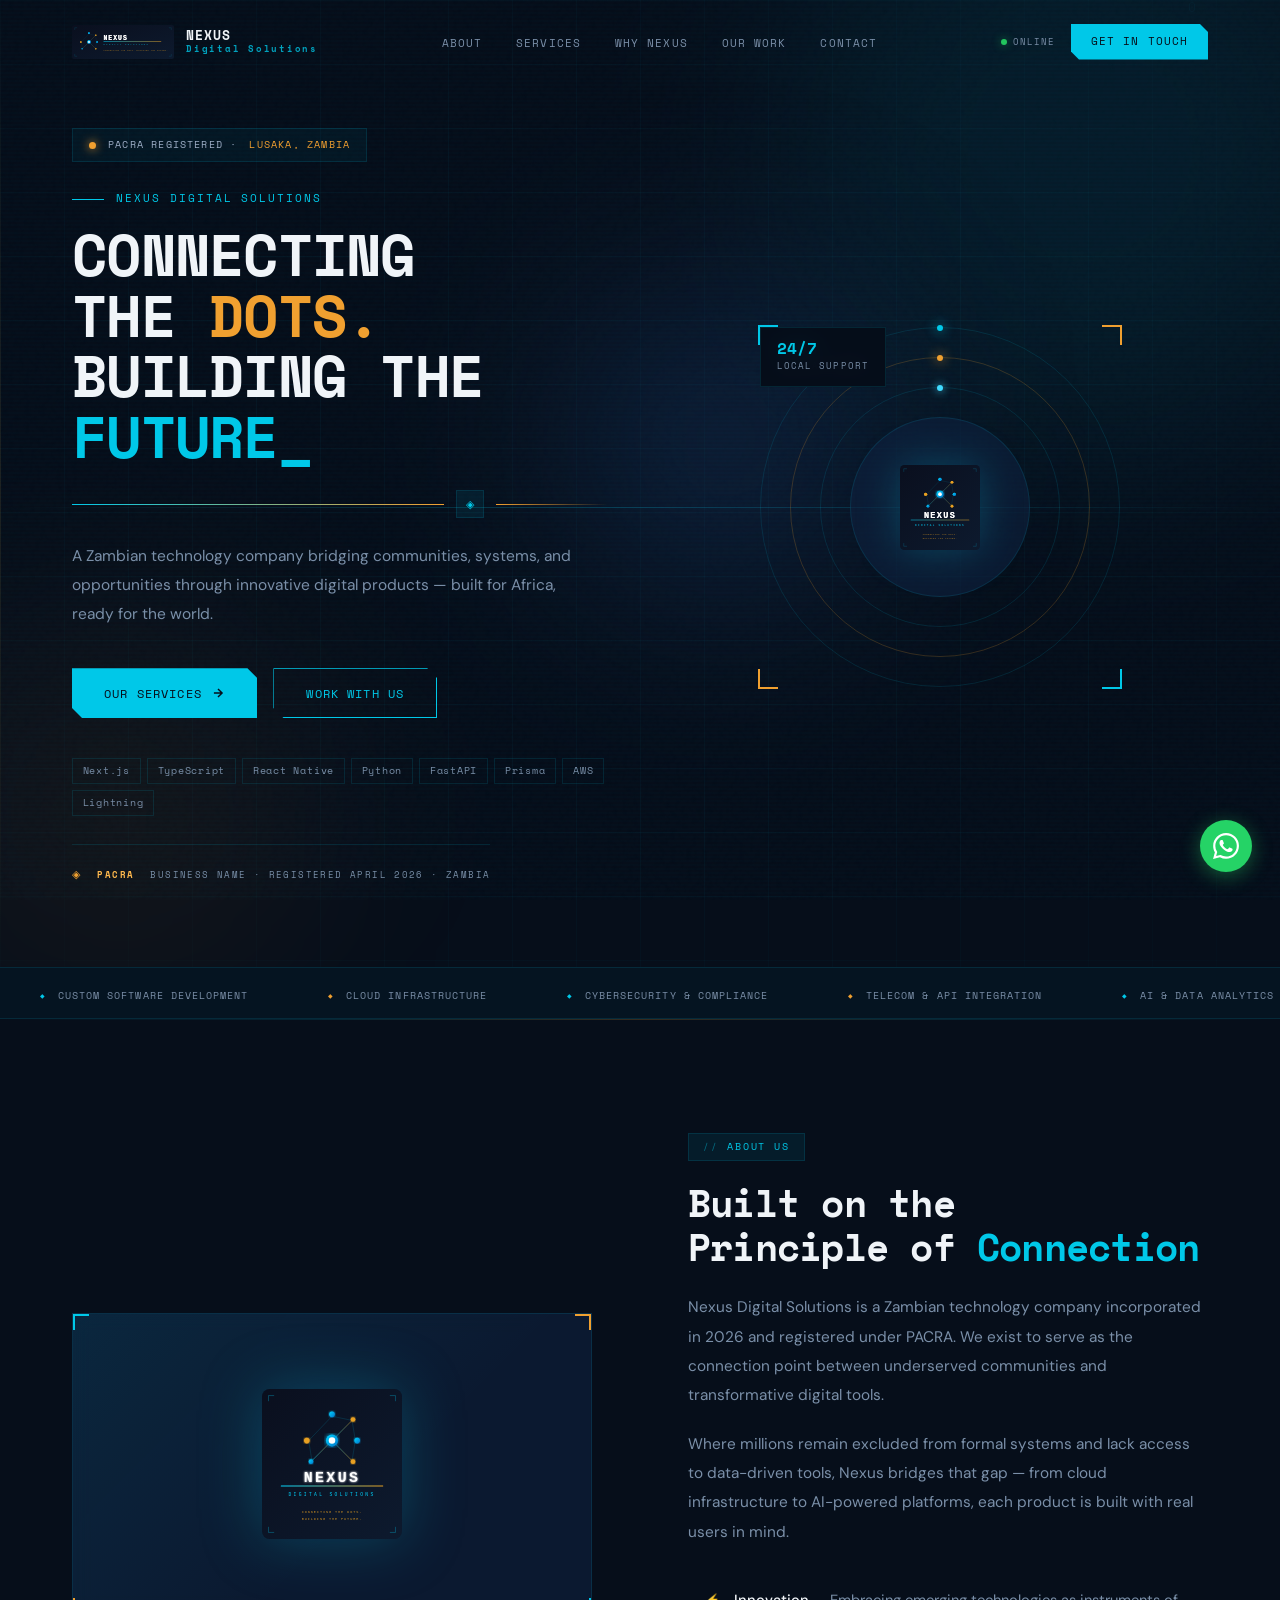
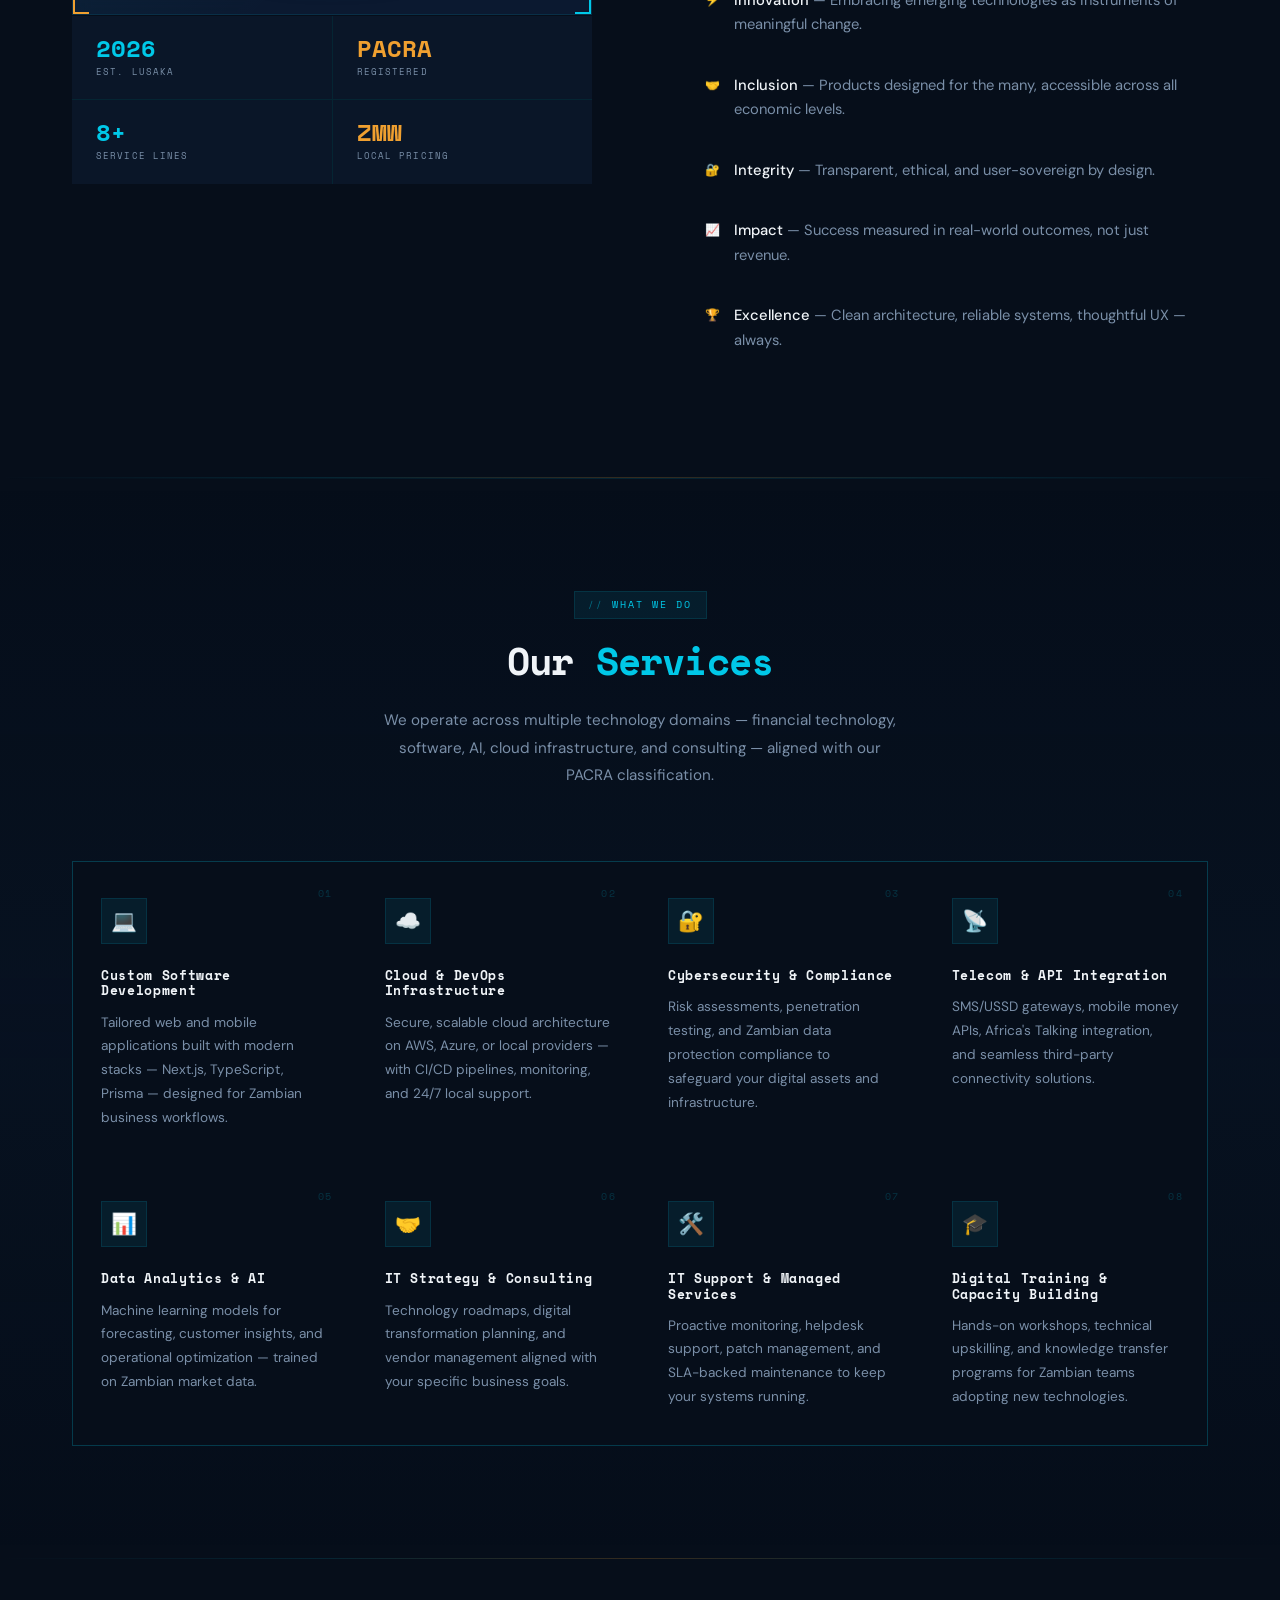
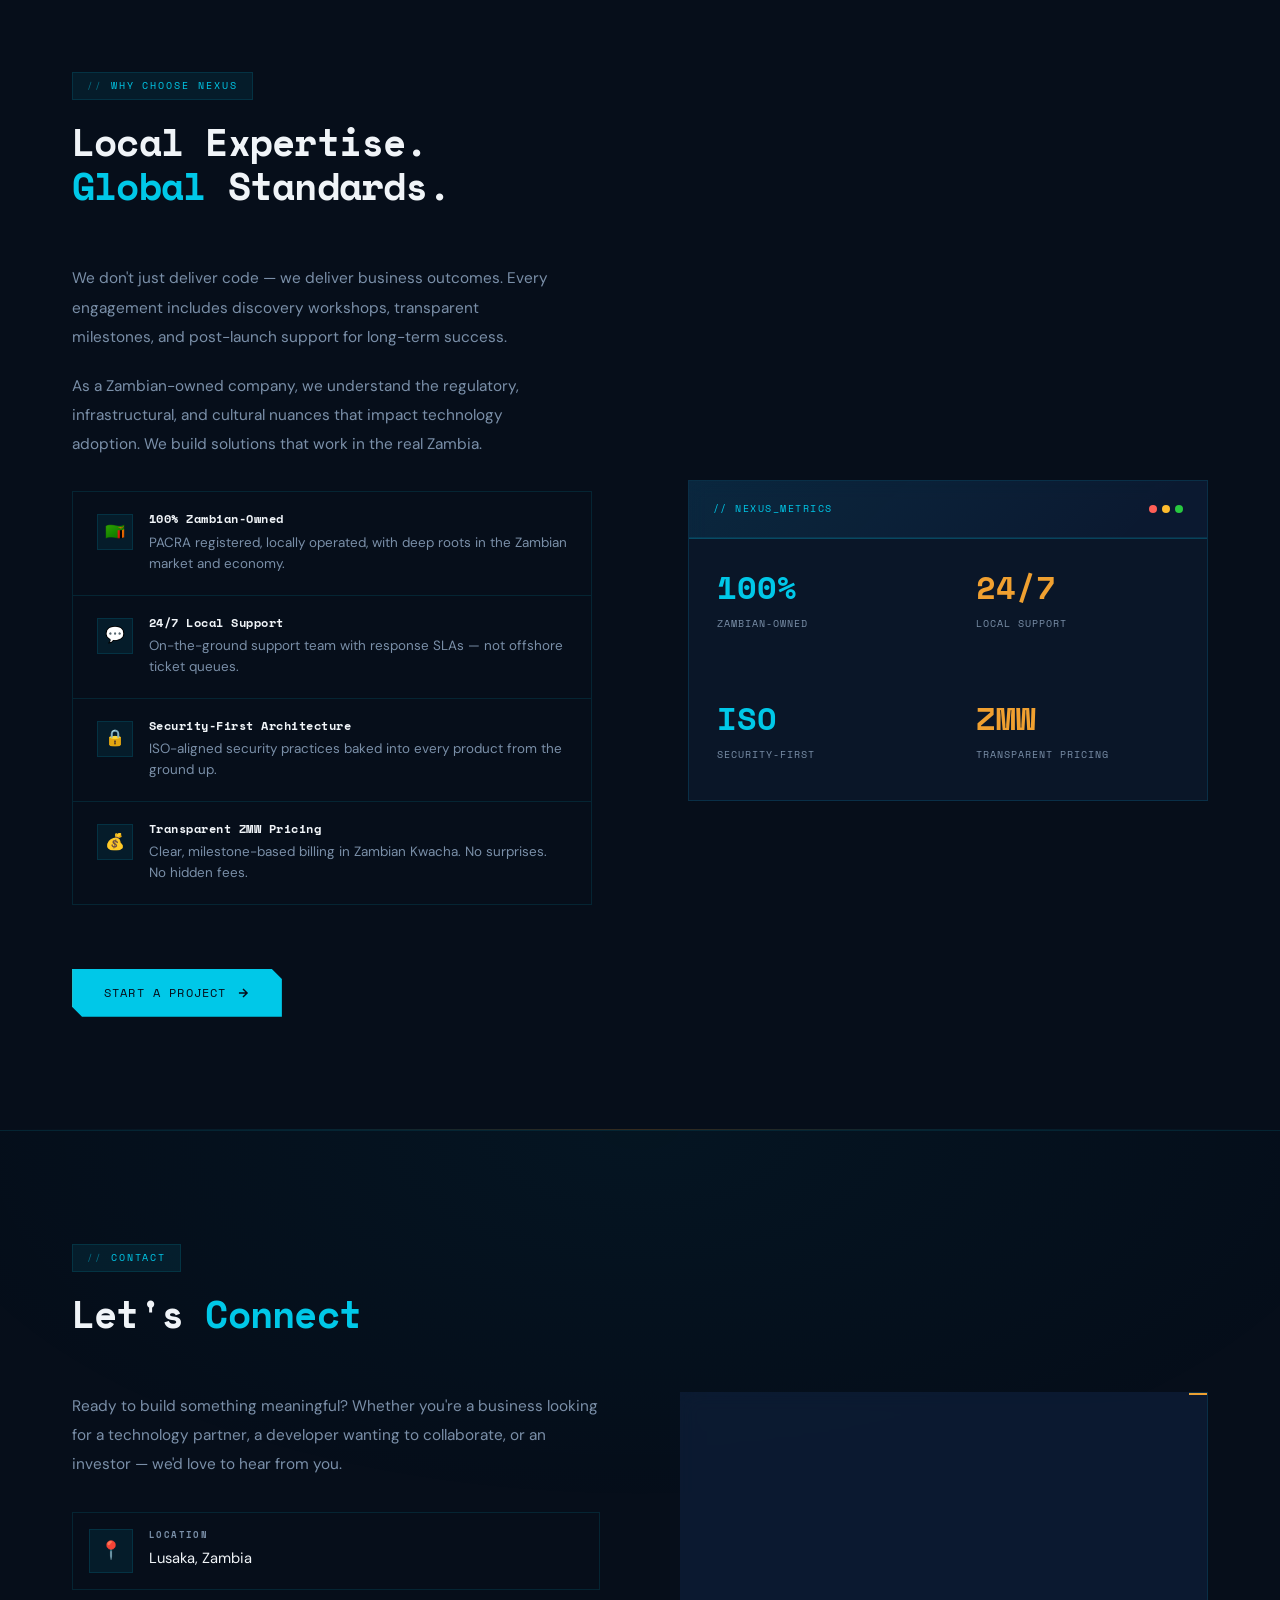
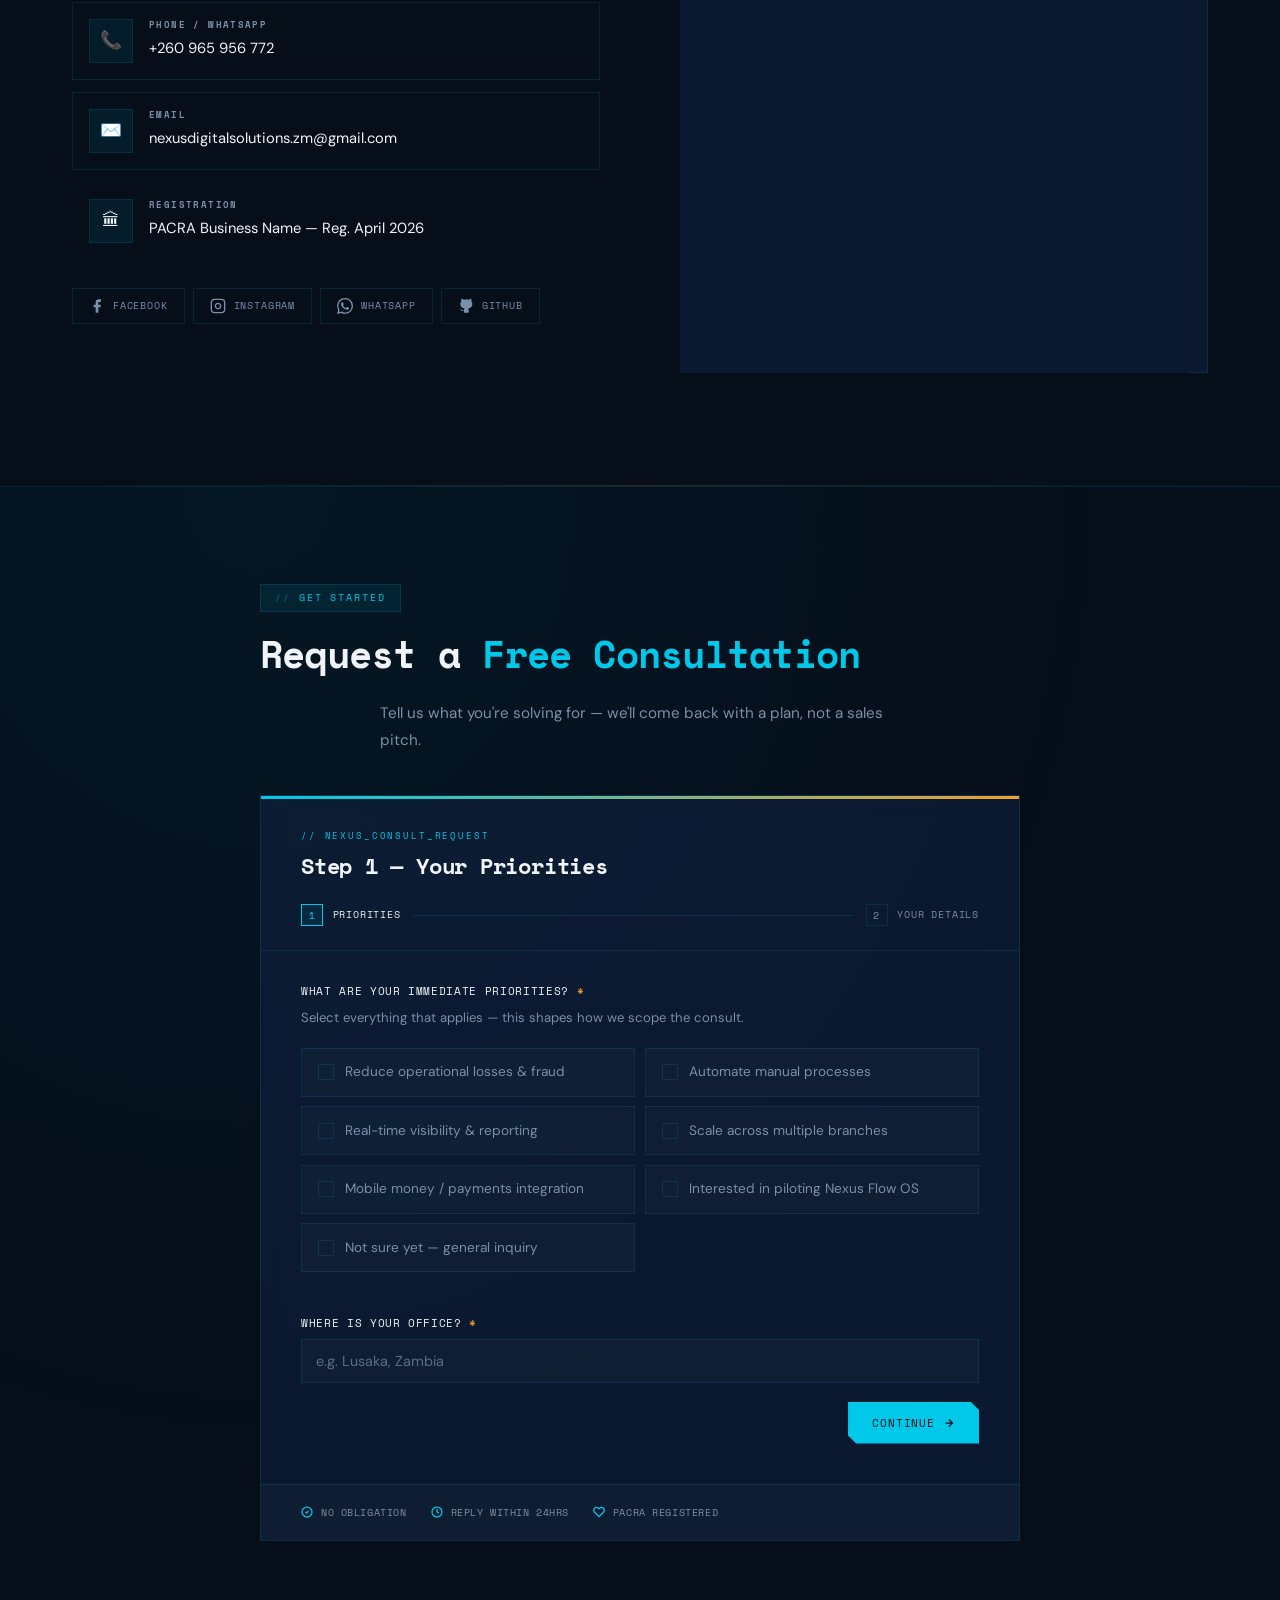
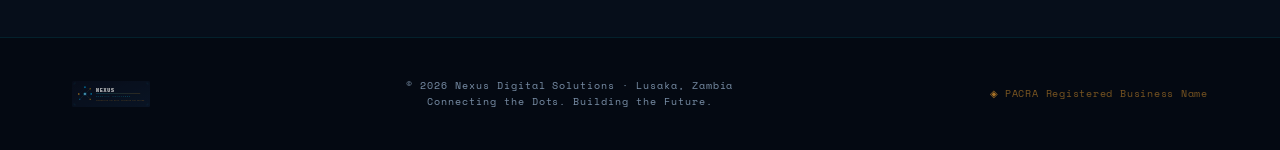
<file: index.html>
<!DOCTYPE html>
<html lang="en">
<head>
  <meta charset="UTF-8" />
  <meta name="viewport" content="width=device-width, initial-scale=1.0" />
  <title>Nexus Digital Solutions | Connecting the Dots. Building the Future.</title>
  <meta name="description" content="Nexus Digital Solutions is a PACRA-registered Zambian technology company building innovative digital products and services for Africa. Lusaka, Zambia." />
  <meta name="keywords" content="Nexus Digital Solutions, Zambia tech, software development, fintech Zambia, digital solutions Lusaka, IT consulting Zambia" />
  <meta property="og:title" content="Nexus Digital Solutions" />
  <meta property="og:description" content="Connecting the Dots. Building the Future. — Zambian technology company building for Africa." />
  <meta property="og:image" content="images/nexus_icon_512.png" />
  <meta property="og:type" content="website" />
  <meta name="theme-color" content="#060E1A" />
  <link rel="icon" type="image/x-icon" href="favicon.ico" />
  <link rel="apple-touch-icon" href="images/nexus_icon_192.png" />

  <!-- Google Analytics -->
  <script async src="https://www.googletagmanager.com/gtag/js?id=G-C2NPXEDQBR"></script>
  <script>
    window.dataLayer = window.dataLayer || [];
    function gtag(){dataLayer.push(arguments);}
    gtag('js', new Date());
    gtag('config', 'G-C2NPXEDQBR');
  </script>

  <!-- Fonts -->
  <link rel="preconnect" href="https://fonts.googleapis.com" />
  <link rel="preconnect" href="https://fonts.gstatic.com" crossorigin />
  <link href="https://fonts.googleapis.com/css2?family=Space+Mono:ital,wght@0,400;0,700;1,400&family=DM+Sans:ital,opsz,wght@0,9..40,300;0,9..40,400;0,9..40,500;0,9..40,600;1,9..40,300&display=swap" rel="stylesheet" />
  <link rel="stylesheet" href="css/style.css" />
  <link rel="stylesheet" href="css/consultation-form.css" />

  <style>
    /* ── PAGE SWITCHING ── */
    .nx-page { display: none; }
    .nx-page.nx-active { display: block; }

    /* ── WORK PAGE ── */
    .work-hero {
      min-height: 42vh; display: flex; align-items: flex-end;
      padding: 9rem 0 4.5rem; position: relative; overflow: hidden;
    }
    .work-hero-grid {
      position: absolute; inset: 0;
      background-image:
        linear-gradient(rgba(0,200,232,0.04) 1px, transparent 1px),
        linear-gradient(90deg, rgba(0,200,232,0.04) 1px, transparent 1px);
      background-size: 64px 64px;
      -webkit-mask-image: radial-gradient(ellipse 100% 100% at 50% 100%, black, transparent);
      mask-image: radial-gradient(ellipse 100% 100% at 50% 100%, black, transparent);
    }
    .work-hero-orb-1 { position:absolute; border-radius:50%; filter:blur(80px); pointer-events:none; width:400px;height:400px;background:rgba(0,200,232,0.07);top:-100px;right:-50px; }
    .work-hero-orb-2 { position:absolute; border-radius:50%; filter:blur(80px); pointer-events:none; width:300px;height:300px;background:rgba(240,160,48,0.05);bottom:0;left:-50px; }
    .work-hero-inner { position: relative; z-index: 1; }

    /* ── PROJECTS GRID ── */
    .projects-section { padding: 6rem 0; }
    .projects-grid {
      display: grid;
      grid-template-columns: repeat(auto-fill, minmax(340px, 1fr));
      gap: 0;
      background: var(--border);
      border: 1px solid var(--border);
      margin-top: 3.5rem;
    }

    /* ── PROJECT CARD ── */
    .project-card {
      background: var(--navy);
      padding: 0;
      position: relative; overflow: hidden;
      transition: var(--trans);
      cursor: pointer;
      display: flex; flex-direction: column;
    }
    .project-card:hover { background: rgba(15,34,64,0.9); }
    .project-card::before {
      content: '';
      position: absolute; top: 0; left: 0; right: 0; height: 2px;
      background: linear-gradient(90deg, var(--cyan), var(--gold));
      transform: scaleX(0); transform-origin: left;
      transition: transform var(--trans);
      z-index: 2;
    }
    .project-card:hover::before { transform: scaleX(1); }

    /* card header band */
    .project-card-header {
      background: var(--navy-mid);
      border-bottom: 1px solid var(--border);
      padding: 1.5rem 1.75rem 1.25rem;
      display: flex; justify-content: space-between; align-items: flex-start;
      gap: 1rem;
      position: relative; overflow: hidden;
    }
    .project-card-header::after {
      content: '';
      position: absolute; inset: 0;
      background: radial-gradient(ellipse at 80% 20%, rgba(0,200,232,0.06), transparent 60%);
      pointer-events: none;
    }
    .project-client-badge {
      font-family: var(--font-mono);
      font-size: 0.58rem; letter-spacing: 0.15em;
      text-transform: uppercase;
      background: rgba(0,200,232,0.1);
      border: 1px solid var(--border);
      color: var(--cyan); padding: 0.25rem 0.65rem;
      white-space: nowrap;
    }
    .project-year {
      font-family: var(--font-mono);
      font-size: 0.58rem; letter-spacing: 0.1em;
      color: var(--muted); text-transform: uppercase;
      flex-shrink: 0;
    }

    /* logo display area */
    .project-logo-area {
      background: var(--navy-light);
      border-bottom: 1px solid var(--border);
      height: 120px;
      display: flex; align-items: center; justify-content: center;
      position: relative; overflow: hidden;
    }
    .project-logo-area::before {
      content: '';
      position: absolute; inset: 0;
      background-image:
        linear-gradient(rgba(0,200,232,0.03) 1px, transparent 1px),
        linear-gradient(90deg, rgba(0,200,232,0.03) 1px, transparent 1px);
      background-size: 24px 24px;
    }
    .project-logo-initials {
      font-family: var(--font-mono);
      font-size: 2.4rem; font-weight: 700;
      color: var(--cyan); letter-spacing: -0.03em;
      position: relative; z-index: 1;
      text-shadow: 0 0 40px rgba(0,200,232,0.4);
      transition: var(--trans);
    }
    .project-card:hover .project-logo-initials {
      color: var(--gold);
      text-shadow: 0 0 40px rgba(240,160,48,0.4);
    }
    .project-logo-img {
      position: relative; z-index: 1;
      max-height: 64px; max-width: 160px;
      object-fit: contain;
      filter: brightness(0) invert(1) opacity(0.7);
      transition: var(--trans);
    }
    .project-card:hover .project-logo-img { filter: brightness(0) invert(1) opacity(1); }

    /* card body */
    .project-card-body { padding: 1.75rem; flex: 1; display: flex; flex-direction: column; }
    .project-name {
      font-family: var(--font-mono);
      font-size: 0.92rem; font-weight: 700;
      letter-spacing: 0.04em; color: var(--white);
      margin-bottom: 0.35rem; transition: var(--trans);
    }
    .project-card:hover .project-name { color: var(--cyan); }
    .project-tagline {
      font-family: var(--font-mono);
      font-size: 0.62rem; letter-spacing: 0.1em;
      color: var(--gold); text-transform: uppercase;
      margin-bottom: 1rem;
    }
    .project-desc {
      color: var(--muted); font-size: 0.85rem;
      line-height: 1.75; flex: 1; margin-bottom: 1.5rem;
    }

    /* tech tags */
    .project-tech {
      display: flex; flex-wrap: wrap; gap: 0.35rem;
      margin-bottom: 1.5rem;
    }
    .tech-tag {
      font-family: var(--font-mono);
      font-size: 0.58rem; letter-spacing: 0.06em;
      color: var(--muted); border: 1px solid var(--border);
      padding: 0.2rem 0.5rem; text-transform: uppercase;
      transition: var(--trans);
    }
    .project-card:hover .tech-tag {
      border-color: rgba(0,200,232,0.2);
      color: var(--cyan);
    }

    /* metrics row */
    .project-metrics {
      display: grid; grid-template-columns: repeat(3,1fr);
      gap: 0; background: var(--border);
      border: 1px solid var(--border);
      margin-bottom: 1.5rem;
    }
    .project-metric {
      background: var(--navy-mid);
      padding: 0.75rem;
      text-align: center; transition: var(--trans);
    }
    .project-card:hover .project-metric { background: var(--glass); }
    .project-metric-val {
      font-family: var(--font-mono);
      font-size: 0.9rem; font-weight: 700;
      color: var(--cyan); line-height: 1; margin-bottom: 0.2rem;
    }
    .project-metric-label {
      font-family: var(--font-mono);
      font-size: 0.52rem; letter-spacing: 0.1em;
      color: var(--muted); text-transform: uppercase;
    }

    /* card footer */
    .project-card-footer {
      border-top: 1px solid var(--border);
      padding: 1.25rem 1.75rem;
      display: flex; align-items: center;
      justify-content: space-between; gap: 1rem;
    }
    .project-status {
      display: flex; align-items: center; gap: 0.5rem;
      font-family: var(--font-mono);
      font-size: 0.58rem; letter-spacing: 0.1em;
      color: var(--muted); text-transform: uppercase;
    }
    .project-status-dot {
      width: 6px; height: 6px; border-radius: 50%;
      background: #22c55e;
      box-shadow: 0 0 8px rgba(34,197,94,0.6);
      animation: statusPulse 2s ease-in-out infinite;
    }
    .project-status-dot.amber {
      background: var(--gold);
      box-shadow: 0 0 8px rgba(240,160,48,0.6);
    }
    .project-link {
      display: inline-flex; align-items: center; gap: 0.5rem;
      font-family: var(--font-mono);
      font-size: 0.62rem; letter-spacing: 0.1em;
      text-transform: uppercase; color: var(--navy);
      background: var(--cyan); padding: 0.5rem 1rem;
      text-decoration: none;
      clip-path: polygon(0 0, calc(100% - 6px) 0, 100% 6px, 100% 100%, 6px 100%, 0 calc(100% - 6px));
      transition: var(--trans);
      border: none; cursor: pointer;
    }
    .project-link:hover { background: var(--gold); }
    .project-link svg { transition: transform var(--trans); }
    .project-link:hover svg { transform: translateX(3px); }

    /* ── CASE STUDY PANEL ── */
    .case-study-section { padding: 0 0 6rem; }
    .case-study-panel {
      background: var(--glass);
      border: 1px solid var(--border);
      -webkit-backdrop-filter: blur(10px);
      backdrop-filter: blur(10px);
      position: relative; overflow: hidden;
    }
    .case-study-panel::before {
      content: '';
      position: absolute; top: 0; left: 0; right: 0; height: 3px;
      background: linear-gradient(90deg, var(--cyan), var(--gold), var(--cyan));
      background-size: 200% 100%;
      animation: shimmer 4s linear infinite;
    }
    @keyframes shimmer { 0%{background-position:200% 0} 100%{background-position:-200% 0} }

    .case-study-header {
      padding: 2rem 2.5rem;
      border-bottom: 1px solid var(--border);
      display: flex; align-items: center; gap: 1rem;
      flex-wrap: wrap;
    }
    .case-study-title-group { flex: 1; }
    .case-study-label {
      font-family: var(--font-mono);
      font-size: 0.58rem; letter-spacing: 0.2em;
      color: var(--cyan); text-transform: uppercase; margin-bottom: 0.35rem;
    }
    .case-study-label::before { content: '// '; }
    .case-study-name {
      font-family: var(--font-mono);
      font-size: 1.1rem; font-weight: 700;
      color: var(--white); letter-spacing: 0.03em;
    }
    .case-live-badge {
      display: flex; align-items: center; gap: 0.5rem;
      font-family: var(--font-mono);
      font-size: 0.6rem; letter-spacing: 0.12em;
      text-transform: uppercase;
      background: rgba(34,197,94,0.1);
      border: 1px solid rgba(34,197,94,0.3);
      color: #22c55e; padding: 0.4rem 0.875rem;
    }
    .case-live-badge.amber {
      background: rgba(240,160,48,0.1);
      border: 1px solid rgba(240,160,48,0.3);
      color: var(--gold-bright);
    }
    .case-live-dot {
      width: 6px; height: 6px; border-radius: 50%;
      background: #22c55e;
      box-shadow: 0 0 8px rgba(34,197,94,0.6);
      animation: statusPulse 2s ease-in-out infinite;
    }
    .case-live-dot.amber {
      background: var(--gold);
      box-shadow: 0 0 8px rgba(240,160,48,0.6);
    }

    /* case study body grid */
    .case-study-body {
      display: grid;
      grid-template-columns: 1fr 1fr 1fr;
      gap: 0; background: var(--border);
      border-top: 1px solid var(--border);
    }
    .case-col {
      background: var(--navy);
      padding: 2rem;
    }
    .case-col-label {
      font-family: var(--font-mono);
      font-size: 0.58rem; letter-spacing: 0.18em;
      text-transform: uppercase; color: var(--cyan);
      margin-bottom: 1.25rem;
      padding-bottom: 0.75rem;
      border-bottom: 1px solid var(--border);
      display: flex; align-items: center; gap: 0.5rem;
    }
    .case-col-label::before { content: '◆'; color: var(--gold); font-size: 0.4rem; }

    .case-item {
      display: flex; align-items: flex-start; gap: 0.6rem;
      margin-bottom: 0.75rem;
      font-size: 0.85rem; color: var(--muted); line-height: 1.6;
    }
    .case-item::before {
      content: '→';
      color: var(--cyan); font-family: var(--font-mono);
      font-size: 0.7rem; flex-shrink: 0; margin-top: 2px;
    }

    .case-result {
      display: flex; align-items: center; gap: 0.75rem;
      padding: 0.75rem;
      border: 1px solid var(--border);
      margin-bottom: 0.5rem;
      background: rgba(0,200,232,0.03);
      transition: var(--trans);
    }
    .case-result:hover { border-color: var(--cyan); background: var(--cyan-dim); }
    .case-result-icon { color: var(--gold); font-size: 0.9rem; flex-shrink: 0; }
    .case-result-text {
      font-size: 0.83rem; color: var(--muted); line-height: 1.5;
    }
    .case-result-text strong { color: var(--white); font-weight: 500; display: block; font-size: 0.78rem; }

    /* stack in case study */
    .case-stack { display: flex; flex-wrap: wrap; gap: 0.4rem; margin-top: 0.5rem; }

    /* ── CTA IN WORK PAGE ── */
    .work-cta {
      padding: 5rem 0;
      border-top: 1px solid var(--border);
      position: relative; overflow: hidden;
      text-align: center;
    }
    .work-cta::before {
      content: '';
      position: absolute; inset: 0;
      background: radial-gradient(ellipse at center, rgba(0,200,232,0.05) 0%, transparent 70%);
    }

    /* ── NAV ACTIVE STATE ── */
    .nav-links a.nx-nav-active {
      color: var(--cyan) !important;
      border-color: var(--border) !important;
      background: var(--cyan-dim) !important;
    }

    /* ── RESPONSIVE WORK PAGE ── */
    @media (max-width: 900px) {
      .case-study-body { grid-template-columns: 1fr; }
      .projects-grid { grid-template-columns: 1fr; }
      .case-study-header { flex-direction: column; align-items: flex-start; }
    }
    @media (max-width: 600px) {
      .project-metrics { grid-template-columns: repeat(3,1fr); }
      .case-study-header { padding: 1.5rem; }
      .case-col { padding: 1.5rem; }
    }
  </style>
</head>
<body>

<!-- ═══════════════════════════════════════════
     NAVIGATION
═══════════════════════════════════════════ -->
<nav id="navbar">
  <div class="nav-inner">
    <a class="nav-logo" href="#" onclick="showPage('home');return false;">
      <img src="images/nexus_logo.svg" alt="Nexus Digital Solutions" />
      <div class="nav-logo-text">
        <span class="nav-logo-main">NEXUS</span>
        <span class="nav-logo-sub">Digital Solutions</span>
      </div>
    </a>

    <ul class="nav-links">
      <li><a href="about.html">About</a></li>
      <li><a href="#" id="nav-services" onclick="showPage('home');scrollToSection('services');return false;">Services</a></li>
      <li><a href="#" id="nav-why" onclick="showPage('home');scrollToSection('why');return false;">Why Nexus</a></li>
      <li><a href="#" id="nav-work" onclick="showPage('work');return false;">Our Work</a></li>
      <li><a href="#" id="nav-contact" onclick="showPage('home');scrollToSection('contact');return false;">Contact</a></li>
    </ul>

    <div class="nav-right">
      <div class="nav-status">
        <div class="nav-status-dot"></div>
        <span>Online</span>
      </div>
      <a class="nav-cta" href="#" onclick="showPage('home');scrollToSection('consult');return false;">Get in Touch</a>
      <div class="hamburger" id="hamburger" aria-label="Open menu" role="button" tabindex="0">
        <span></span><span></span><span></span>
      </div>
    </div>
  </div>
</nav>

<!-- Mobile Menu -->
<div class="mobile-nav" id="mobileNav" role="dialog" aria-modal="true" aria-label="Navigation menu">
  <button class="mobile-close" id="mobileClose" aria-label="Close menu">✕</button>
  <div class="mobile-nav-header">// NEXUS_NAV_MENU</div>
  <a href="about.html" class="mobile-link">About</a>
  <a href="#" class="mobile-link" onclick="showPage('home');scrollToSection('services');closeMenu();return false;">Services</a>
  <a href="#" class="mobile-link" onclick="showPage('home');scrollToSection('why');closeMenu();return false;">Why Nexus</a>
  <a href="#" class="mobile-link" onclick="showPage('work');closeMenu();return false;">Our Work</a>
  <a href="#" class="mobile-link" onclick="showPage('home');scrollToSection('contact');closeMenu();return false;">Contact</a>
</div>


<!-- ═══════════════════════════════════════════
     PAGE: HOME
═══════════════════════════════════════════ -->
<div class="nx-page nx-active" id="nx-home">

<!-- HERO -->
<section id="hero">
  <canvas id="codeCanvas" aria-hidden="true"></canvas>
  <div class="hero-grid-bg" aria-hidden="true"></div>
  <div class="hero-line-h" aria-hidden="true"></div>
  <div class="hero-line-h" aria-hidden="true"></div>
  <div class="hero-line-v" aria-hidden="true"></div>
  <div class="hero-orb orb-1" aria-hidden="true"></div>
  <div class="hero-orb orb-2" aria-hidden="true"></div>
  <div class="hero-orb orb-3" aria-hidden="true"></div>

  <div class="hero-inner">
    <div class="hero-content">
      <div class="terminal-badge">
        <div class="badge-dot" aria-hidden="true"></div>
        <span>PACRA Registered ·</span>
        <span class="badge-text">Lusaka, Zambia</span>
      </div>
      <div class="hero-eyebrow">Nexus Digital Solutions</div>
      <h1 class="hero-title">
        CONNECTING<br>
        THE <span class="word-gold">DOTS.</span><br>
        BUILDING THE<br>
        <span class="word-cyan cursor-blink">FUTURE</span>
      </h1>
      <div class="hero-rule" aria-hidden="true">
        <div class="hero-rule-line"></div>
        <div class="hero-rule-icon">◈</div>
        <div class="hero-rule-line" style="flex:0.3;background:linear-gradient(90deg,var(--gold),transparent)"></div>
      </div>
      <p class="hero-desc">
        A Zambian technology company bridging communities, systems, and opportunities
        through innovative digital products — built for Africa, ready for the world.
      </p>
      <div class="hero-actions">
        <a href="#" class="btn-primary" onclick="scrollToSection('services');return false;">
          <span>Our Services</span>
          <svg width="14" height="14" viewBox="0 0 24 24" fill="none" stroke="currentColor" stroke-width="2.5"><path d="M5 12h14M12 5l7 7-7 7"/></svg>
        </a>
        <a href="#" class="btn-outline" onclick="scrollToSection('consult');return false;">
          <span>Work With Us</span>
        </a>
      </div>
      <div class="hero-stack" aria-label="Technology stack">
        <span class="stack-pill">Next.js</span>
        <span class="stack-pill">TypeScript</span>
        <span class="stack-pill">React Native</span>
        <span class="stack-pill">Python</span>
        <span class="stack-pill">FastAPI</span>
        <span class="stack-pill">Prisma</span>
        <span class="stack-pill">AWS</span>
        <span class="stack-pill">Lightning</span>
      </div>
      <div class="pacra-strip">
        <strong>PACRA</strong> Business Name · Registered April 2026 · Zambia
      </div>
    </div>

    <div class="hero-visual" aria-hidden="true">
      <div class="hero-visual-inner">
        <div class="hero-ring"></div>
        <div class="hero-ring"></div>
        <div class="hero-ring"></div>
        <div class="hero-logo-center">
          <img src="images/nexus_logo_stacked.svg" alt="" />
        </div>
        <div class="hero-bracket tl"></div>
        <div class="hero-bracket tr"></div>
        <div class="hero-bracket bl"></div>
        <div class="hero-bracket br"></div>
        <div class="hero-metric">
          <div class="hero-metric-val">100%</div>
          <div class="hero-metric-label">Zambian-Owned</div>
        </div>
        <div class="hero-metric">
          <div class="hero-metric-val">24/7</div>
          <div class="hero-metric-label">Local Support</div>
        </div>
      </div>
    </div>
  </div>
</section>

<!-- Ticker -->
<div class="ticker-wrap" aria-hidden="true">
  <div class="ticker-inner" id="tickerInner">
    <span class="ticker-item">Custom Software Development</span>
    <span class="ticker-item gold">Cloud Infrastructure</span>
    <span class="ticker-item">Cybersecurity &amp; Compliance</span>
    <span class="ticker-item gold">Telecom &amp; API Integration</span>
    <span class="ticker-item">AI &amp; Data Analytics</span>
    <span class="ticker-item gold">IT Strategy &amp; Consulting</span>
    <span class="ticker-item">Managed IT Services</span>
    <span class="ticker-item gold">Digital Training</span>
    <span class="ticker-item">Custom Software Development</span>
    <span class="ticker-item gold">Cloud Infrastructure</span>
    <span class="ticker-item">Cybersecurity &amp; Compliance</span>
    <span class="ticker-item gold">Telecom &amp; API Integration</span>
    <span class="ticker-item">AI &amp; Data Analytics</span>
    <span class="ticker-item gold">IT Strategy &amp; Consulting</span>
    <span class="ticker-item">Managed IT Services</span>
    <span class="ticker-item gold">Digital Training</span>
  </div>
</div>

<div class="divider"></div>

<!-- ABOUT -->
<section id="about">
  <div class="container">
    <div class="about-grid">
      <div class="about-visual fade-up" aria-hidden="true">
        <div class="about-visual-box">
          <div class="about-corner tl"></div>
          <div class="about-corner tr"></div>
          <div class="about-corner bl"></div>
          <div class="about-corner br"></div>
          <div class="about-logo-display">
            <img src="images/nexus_logo_stacked.svg" alt="" />
          </div>
        </div>
        <div class="about-stats">
          <div class="about-stat"><div class="about-stat-val">2026</div><div class="about-stat-label">Est. Lusaka</div></div>
          <div class="about-stat"><div class="about-stat-val gold">PACRA</div><div class="about-stat-label">Registered</div></div>
          <div class="about-stat"><div class="about-stat-val">8+</div><div class="about-stat-label">Service Lines</div></div>
          <div class="about-stat"><div class="about-stat-val gold">ZMW</div><div class="about-stat-label">Local Pricing</div></div>
        </div>
      </div>
      <div class="about-text fade-up">
        <div class="tag">About Us</div>
        <h2 class="section-title">Built on the<br>Principle of <span class="accent">Connection</span></h2>
        <p class="section-body">Nexus Digital Solutions is a Zambian technology company incorporated in 2026 and registered under PACRA. We exist to serve as the connection point between underserved communities and transformative digital tools.</p>
        <p class="section-body">Where millions remain excluded from formal systems and lack access to data-driven tools, Nexus bridges that gap — from cloud infrastructure to AI-powered platforms, each product is built with real users in mind.</p>
        <ul class="values-list">
          <li><span class="val-icon">⚡</span><div><strong>Innovation</strong> — Embracing emerging technologies as instruments of meaningful change.</div></li>
          <li><span class="val-icon">🤝</span><div><strong>Inclusion</strong> — Products designed for the many, accessible across all economic levels.</div></li>
          <li><span class="val-icon">🔐</span><div><strong>Integrity</strong> — Transparent, ethical, and user-sovereign by design.</div></li>
          <li><span class="val-icon">📈</span><div><strong>Impact</strong> — Success measured in real-world outcomes, not just revenue.</div></li>
          <li><span class="val-icon">🏆</span><div><strong>Excellence</strong> — Clean architecture, reliable systems, thoughtful UX — always.</div></li>
        </ul>
      </div>
    </div>
  </div>
</section>

<div class="divider"></div>

<!-- SERVICES -->
<section id="services">
  <div class="container">
    <div class="section-header fade-up">
      <div class="tag">What We Do</div>
      <h2 class="section-title">Our <span class="accent">Services</span></h2>
      <p>We operate across multiple technology domains — financial technology, software, AI, cloud infrastructure, and consulting — aligned with our PACRA classification.</p>
    </div>
    <div class="services-grid stagger">
      <article class="service-card fade-up"><span class="service-num">01</span><div class="service-icon-wrap">💻</div><h3>Custom Software Development</h3><p>Tailored web and mobile applications built with modern stacks — Next.js, TypeScript, Prisma — designed for Zambian business workflows.</p></article>
      <article class="service-card fade-up"><span class="service-num">02</span><div class="service-icon-wrap">☁️</div><h3>Cloud &amp; DevOps Infrastructure</h3><p>Secure, scalable cloud architecture on AWS, Azure, or local providers — with CI/CD pipelines, monitoring, and 24/7 local support.</p></article>
      <article class="service-card fade-up"><span class="service-num">03</span><div class="service-icon-wrap">🔐</div><h3>Cybersecurity &amp; Compliance</h3><p>Risk assessments, penetration testing, and Zambian data protection compliance to safeguard your digital assets and infrastructure.</p></article>
      <article class="service-card fade-up"><span class="service-num">04</span><div class="service-icon-wrap">📡</div><h3>Telecom &amp; API Integration</h3><p>SMS/USSD gateways, mobile money APIs, Africa's Talking integration, and seamless third-party connectivity solutions.</p></article>
      <article class="service-card fade-up"><span class="service-num">05</span><div class="service-icon-wrap">📊</div><h3>Data Analytics &amp; AI</h3><p>Machine learning models for forecasting, customer insights, and operational optimization — trained on Zambian market data.</p></article>
      <article class="service-card fade-up"><span class="service-num">06</span><div class="service-icon-wrap">🤝</div><h3>IT Strategy &amp; Consulting</h3><p>Technology roadmaps, digital transformation planning, and vendor management aligned with your specific business goals.</p></article>
      <article class="service-card fade-up"><span class="service-num">07</span><div class="service-icon-wrap">🛠️</div><h3>IT Support &amp; Managed Services</h3><p>Proactive monitoring, helpdesk support, patch management, and SLA-backed maintenance to keep your systems running.</p></article>
      <article class="service-card fade-up"><span class="service-num">08</span><div class="service-icon-wrap">🎓</div><h3>Digital Training &amp; Capacity Building</h3><p>Hands-on workshops, technical upskilling, and knowledge transfer programs for Zambian teams adopting new technologies.</p></article>
    </div>
  </div>
</section>

<div class="divider"></div>

<!-- WHY NEXUS -->
<section id="why">
  <div class="container">
    <div class="section-header fade-up" style="text-align:left;margin-bottom:3.5rem;">
      <div class="tag">Why Choose Nexus</div>
      <h2 class="section-title">Local Expertise.<br><span class="accent">Global</span> Standards.</h2>
    </div>
    <div class="why-inner">
      <div class="why-content fade-up">
        <p class="section-body">We don't just deliver code — we deliver business outcomes. Every engagement includes discovery workshops, transparent milestones, and post-launch support for long-term success.</p>
        <p class="section-body">As a Zambian-owned company, we understand the regulatory, infrastructural, and cultural nuances that impact technology adoption. We build solutions that work in the real Zambia.</p>
        <ul class="why-feature-list">
          <li class="why-feature"><div class="why-feature-icon">🇿🇲</div><div><h4>100% Zambian-Owned</h4><p>PACRA registered, locally operated, with deep roots in the Zambian market and economy.</p></div></li>
          <li class="why-feature"><div class="why-feature-icon">💬</div><div><h4>24/7 Local Support</h4><p>On-the-ground support team with response SLAs — not offshore ticket queues.</p></div></li>
          <li class="why-feature"><div class="why-feature-icon">🔒</div><div><h4>Security-First Architecture</h4><p>ISO-aligned security practices baked into every product from the ground up.</p></div></li>
          <li class="why-feature"><div class="why-feature-icon">💰</div><div><h4>Transparent ZMW Pricing</h4><p>Clear, milestone-based billing in Zambian Kwacha. No surprises. No hidden fees.</p></div></li>
        </ul>
        <a href="#" class="btn-primary" style="margin-top:2rem;" onclick="scrollToSection('consult');return false;">
          <span>Start a Project</span>
          <svg width="14" height="14" viewBox="0 0 24 24" fill="none" stroke="currentColor" stroke-width="2.5"><path d="M5 12h14M12 5l7 7-7 7"/></svg>
        </a>
      </div>
      <div class="stats-panel fade-up">
        <div class="stats-panel-header">
          <div class="stats-panel-title">// NEXUS_METRICS</div>
          <div class="stats-dots" aria-hidden="true"><div class="stats-dot"></div><div class="stats-dot"></div><div class="stats-dot"></div></div>
        </div>
        <div class="stats-grid">
          <div class="stat-box"><span class="stat-num">100%</span><span class="stat-label">Zambian-Owned</span></div>
          <div class="stat-box"><span class="stat-num gold">24/7</span><span class="stat-label">Local Support</span></div>
          <div class="stat-box"><span class="stat-num">ISO</span><span class="stat-label">Security-First</span></div>
          <div class="stat-box"><span class="stat-num gold">ZMW</span><span class="stat-label">Transparent Pricing</span></div>
        </div>
      </div>
    </div>
  </div>
</section>

<div class="divider"></div>

<!-- CONTACT -->
<section id="contact">
  <div class="container">
    <div class="section-header fade-up" style="text-align:left;margin-bottom:3.5rem;">
      <div class="tag">Contact</div>
      <h2 class="section-title">Let's <span class="accent">Connect</span></h2>
    </div>
    <div class="contact-grid">
      <div class="fade-up">
        <p class="section-body" style="margin-bottom:2rem;">Ready to build something meaningful? Whether you're a business looking for a technology partner, a developer wanting to collaborate, or an investor — we'd love to hear from you.</p>
        <a class="contact-detail contact-clickable" href="https://maps.google.com/?q=Lusaka,Zambia" target="_blank" rel="noopener noreferrer">
          <div class="contact-icon" aria-hidden="true">📍</div>
          <div class="contact-info"><h4>Location</h4><span>Lusaka, Zambia</span></div>
          <svg class="contact-arrow" width="14" height="14" viewBox="0 0 24 24" fill="none" stroke="currentColor" stroke-width="2" aria-hidden="true"><path d="M7 17L17 7M7 7h10v10"/></svg>
        </a>
        <a class="contact-detail contact-clickable" href="https://wa.me/260965956772" target="_blank" rel="noopener noreferrer">
          <div class="contact-icon" aria-hidden="true">📞</div>
          <div class="contact-info"><h4>Phone / WhatsApp</h4><span>+260 965 956 772</span></div>
          <svg class="contact-arrow" width="14" height="14" viewBox="0 0 24 24" fill="none" stroke="currentColor" stroke-width="2" aria-hidden="true"><path d="M7 17L17 7M7 7h10v10"/></svg>
        </a>
        <a class="contact-detail contact-clickable" href="mailto:nexusdigitalsolutions.zm@gmail.com">
          <div class="contact-icon" aria-hidden="true">✉️</div>
          <div class="contact-info"><h4>Email</h4><span>nexusdigitalsolutions.zm@gmail.com</span></div>
          <svg class="contact-arrow" width="14" height="14" viewBox="0 0 24 24" fill="none" stroke="currentColor" stroke-width="2" aria-hidden="true"><path d="M7 17L17 7M7 7h10v10"/></svg>
        </a>
        <div class="contact-detail">
          <div class="contact-icon" aria-hidden="true">🏛</div>
          <div class="contact-info"><h4>Registration</h4><span>PACRA Business Name — Reg. April 2026</span></div>
        </div>
        <div class="social-links" role="list" aria-label="Social media links">
          <a class="social-link" href="https://www.facebook.com/share/1Ks3XhV6J7/" target="_blank" rel="noopener noreferrer" role="listitem" aria-label="Facebook">
            <svg width="16" height="16" viewBox="0 0 24 24" fill="currentColor" aria-hidden="true"><path d="M18 2h-3a5 5 0 00-5 5v3H7v4h3v8h4v-8h3l1-4h-4V7a1 1 0 011-1h3z"/></svg><span>Facebook</span>
          </a>
          <a class="social-link" href="https://www.instagram.com/nexus_digital_solutions_1/" target="_blank" rel="noopener noreferrer" role="listitem" aria-label="Instagram">
            <svg width="16" height="16" viewBox="0 0 24 24" fill="none" stroke="currentColor" stroke-width="2" aria-hidden="true"><rect x="2" y="2" width="20" height="20" rx="5" ry="5"/><path d="M16 11.37A4 4 0 1112.63 8 4 4 0 0116 11.37z"/><line x1="17.5" y1="6.5" x2="17.51" y2="6.5"/></svg><span>Instagram</span>
          </a>
          <a class="social-link" href="https://wa.me/260965956772" target="_blank" rel="noopener noreferrer" role="listitem" aria-label="WhatsApp">
            <svg width="16" height="16" viewBox="0 0 24 24" fill="currentColor" aria-hidden="true"><path d="M17.472 14.382c-.297-.149-1.758-.867-2.03-.967-.273-.099-.471-.148-.67.15-.197.297-.767.966-.94 1.164-.173.199-.347.223-.644.075-.297-.15-1.255-.463-2.39-1.475-.883-.788-1.48-1.761-1.653-2.059-.173-.297-.018-.458.13-.606.134-.133.298-.347.446-.52.149-.174.198-.298.298-.497.099-.198.05-.371-.025-.52-.075-.149-.669-1.612-.916-2.207-.242-.579-.487-.5-.669-.51-.173-.008-.371-.01-.57-.01-.198 0-.52.074-.792.372-.272.297-1.04 1.016-1.04 2.479 0 1.462 1.065 2.875 1.213 3.074.149.198 2.096 3.2 5.077 4.487.709.306 1.262.489 1.694.625.712.227 1.36.195 1.871.118.571-.085 1.758-.719 2.006-1.413.248-.694.248-1.289.173-1.413-.074-.124-.272-.198-.57-.347m-5.421 7.403h-.004a9.87 9.87 0 01-5.031-1.378l-.361-.214-3.741.982.998-3.648-.235-.374a9.86 9.86 0 01-1.51-5.26c.001-5.45 4.436-9.884 9.888-9.884 2.64 0 5.122 1.03 6.988 2.898a9.825 9.825 0 012.893 6.994c-.003 5.45-4.437 9.884-9.885 9.884m8.413-18.297A11.815 11.815 0 0012.05 0C5.495 0 .16 5.335.157 11.892c0 2.096.547 4.142 1.588 5.945L.057 24l6.305-1.654a11.882 11.882 0 005.683 1.448h.005c6.554 0 11.89-5.335 11.893-11.893a11.821 11.821 0 00-3.48-8.413z"/></svg><span>WhatsApp</span>
          </a>
          <a class="social-link" href="https://github.com/Simeon-Mwale" target="_blank" rel="noopener noreferrer" role="listitem" aria-label="GitHub">
            <svg width="16" height="16" viewBox="0 0 24 24" fill="currentColor" aria-hidden="true"><path d="M9 19c-5 1.5-5-2.5-7-3m14 6v-3.87a3.37 3.37 0 00-.94-2.61c3.14-.35 6.44-1.54 6.44-7A5.44 5.44 0 0020 4.77 5.07 5.07 0 0019.91 1S18.73.65 16 2.48a13.38 13.38 0 00-7 0C6.27.65 5.09 1 5.09 1A5.07 5.07 0 005 4.77a5.44 5.44 0 00-1.5 3.78c0 5.42 3.3 6.61 6.44 7A3.37 3.37 0 009 18.13V22"/></svg><span>GitHub</span>
          </a>
        </div>
      </div>
      <div class="fade-up">
        <div class="contact-form-wrap">
          <div class="form-header">Send us a message</div>
          <form class="contact-form" id="contactForm" action="https://formspree.io/f/mkoynllz" method="POST" novalidate>
            <div class="form-row">
              <div class="form-group"><label for="fname">First Name</label><input type="text" id="fname" name="fname" placeholder="Chanda" required autocomplete="given-name" /></div>
              <div class="form-group"><label for="lname">Last Name</label><input type="text" id="lname" name="lname" placeholder="Mwansa" required autocomplete="family-name" /></div>
            </div>
            <div class="form-group"><label for="email">Email Address</label><input type="email" id="email" name="email" placeholder="you@example.com" required autocomplete="email" /></div>
            <div class="form-group">
              <label for="service">Service of Interest</label>
              <select id="service" name="service">
                <option value="">— Select a service —</option>
                <option>Custom Software Development</option>
                <option>Cloud &amp; DevOps Infrastructure</option>
                <option>Cybersecurity &amp; Compliance</option>
                <option>Telecom &amp; API Integration</option>
                <option>Data Analytics &amp; AI</option>
                <option>IT Strategy &amp; Consulting</option>
                <option>IT Support &amp; Managed Services</option>
                <option>Digital Training &amp; Capacity Building</option>
                <option>Other / General Inquiry</option>
              </select>
            </div>
            <div class="form-group"><label for="message">Message</label><textarea id="message" name="message" placeholder="Tell us about your project or inquiry…" required></textarea></div>
            <button type="submit" class="btn-submit" id="submitBtn">
              <span>Send Message</span>
              <svg width="14" height="14" viewBox="0 0 24 24" fill="none" stroke="currentColor" stroke-width="2.5" aria-hidden="true"><path d="M5 12h14M12 5l7 7-7 7"/></svg>
            </button>
            <p class="form-note" id="formNote" role="status" aria-live="polite">✓ Message received — we'll be in touch within 24 hours.</p>
          </form>
        </div>
      </div>
    </div>
  </div>
</section>

<div class="divider"></div>

<!-- ═══════════════════════════════════════════
     CONSULTATION REQUEST — Two-step wizard
═══════════════════════════════════════════ -->
<section class="consult-section" id="consult">
  <div class="container">
    <div class="consult-inner">

      <div class="section-header fade-up" style="text-align:left;margin-bottom:2.5rem;">
        <div class="tag">Get Started</div>
        <h2 class="section-title">Request a <span class="accent">Free Consultation</span></h2>
        <p style="color:var(--muted);font-size:0.95rem;margin-top:0.5rem;">
          Tell us what you're solving for — we'll come back with a plan, not a sales pitch.
        </p>
      </div>

      <div class="consult-panel fade-up">

        <div class="consult-header">
          <div class="consult-eyebrow">NEXUS_CONSULT_REQUEST</div>
          <h3 class="consult-title" id="consultTitle">Step 1 — Your Priorities</h3>

          <div class="consult-steps" aria-hidden="true">
            <div class="consult-step is-active" id="consultStepInd1">
              <span class="consult-step-num">1</span>
              <span>Priorities</span>
            </div>
            <div class="consult-step-track" id="consultTrack"></div>
            <div class="consult-step" id="consultStepInd2">
              <span class="consult-step-num">2</span>
              <span>Your Details</span>
            </div>
          </div>
        </div>

        <div class="consult-body">

          <form id="consultForm" novalidate>

            <!-- ── STEP 1 ── -->
            <div class="consult-step-panel is-active" id="consultStep1" role="group" aria-labelledby="consultTitle">
              <span class="consult-field-label">What are your immediate priorities? <span class="consult-required">*</span></span>
              <p class="consult-field-hint">Select everything that applies — this shapes how we scope the consult.</p>

              <div class="consult-priority-grid">
                <div class="consult-priority">
                  <input type="checkbox" id="pr1" name="priorities" value="Reduce losses & fraud" />
                  <label for="pr1"><span class="consult-priority-box" aria-hidden="true"></span>Reduce operational losses &amp; fraud</label>
                </div>
                <div class="consult-priority">
                  <input type="checkbox" id="pr2" name="priorities" value="Automate manual processes" />
                  <label for="pr2"><span class="consult-priority-box" aria-hidden="true"></span>Automate manual processes</label>
                </div>
                <div class="consult-priority">
                  <input type="checkbox" id="pr3" name="priorities" value="Real-time visibility & reporting" />
                  <label for="pr3"><span class="consult-priority-box" aria-hidden="true"></span>Real-time visibility &amp; reporting</label>
                </div>
                <div class="consult-priority">
                  <input type="checkbox" id="pr4" name="priorities" value="Scale across multiple branches" />
                  <label for="pr4"><span class="consult-priority-box" aria-hidden="true"></span>Scale across multiple branches</label>
                </div>
                <div class="consult-priority">
                  <input type="checkbox" id="pr5" name="priorities" value="Mobile money / payments integration" />
                  <label for="pr5"><span class="consult-priority-box" aria-hidden="true"></span>Mobile money / payments integration</label>
                </div>
                <div class="consult-priority">
                  <input type="checkbox" id="pr7" name="priorities" value="Interested in piloting Nexus Flow OS" />
                  <label for="pr7"><span class="consult-priority-box" aria-hidden="true"></span>Interested in piloting Nexus Flow OS</label>
                </div>
                <div class="consult-priority">
                  <input type="checkbox" id="pr6" name="priorities" value="Not sure yet — general inquiry" />
                  <label for="pr6"><span class="consult-priority-box" aria-hidden="true"></span>Not sure yet — general inquiry</label>
                </div>
              </div>
              <p class="consult-error" id="consultPriorityError" role="alert"></p>

              <div class="consult-input-group">
                <label class="consult-field-label" for="consultCity">Where is your office? <span class="consult-required">*</span></label>
                <input type="text" class="consult-input" id="consultCity" name="city" placeholder="e.g. Lusaka, Zambia" required />
                <p class="consult-error" id="consultCityError" role="alert"></p>
              </div>

              <div class="consult-actions">
                <button type="button" class="consult-btn-back" disabled>← Back</button>
                <button type="button" class="consult-btn-next" id="consultNextBtn">
                  <span>Continue</span>
                  <svg width="12" height="12" viewBox="0 0 24 24" fill="none" stroke="currentColor" stroke-width="2.5" aria-hidden="true"><path d="M5 12h14M12 5l7 7-7 7"/></svg>
                </button>
              </div>
            </div>

            <!-- ── STEP 2 ── -->
            <div class="consult-step-panel" id="consultStep2" role="group" aria-labelledby="consultTitle">
              <div class="consult-input-row">
                <div class="consult-input-group">
                  <label class="consult-field-label" for="consultFirst">First Name <span class="consult-required">*</span></label>
                  <input type="text" class="consult-input" id="consultFirst" name="fname" placeholder="Chanda" required autocomplete="given-name" />
                </div>
                <div class="consult-input-group">
                  <label class="consult-field-label" for="consultLast">Last Name <span class="consult-required">*</span></label>
                  <input type="text" class="consult-input" id="consultLast" name="lname" placeholder="Mwansa" required autocomplete="family-name" />
                </div>
              </div>

              <div class="consult-input-group">
                <label class="consult-field-label" for="consultEmail">Email Address <span class="consult-required">*</span></label>
                <input type="email" class="consult-input" id="consultEmail" name="email" placeholder="you@example.com" required autocomplete="email" />
              </div>

              <div class="consult-input-row">
                <div class="consult-input-group">
                  <label class="consult-field-label" for="consultPhone">Phone / WhatsApp</label>
                  <input type="tel" class="consult-input" id="consultPhone" name="phone" placeholder="+260…" autocomplete="tel" />
                </div>
                <div class="consult-input-group">
                  <label class="consult-field-label" for="consultCompany">Company</label>
                  <input type="text" class="consult-input" id="consultCompany" name="company" placeholder="Optional" autocomplete="organization" />
                </div>
              </div>

              <p class="consult-error" id="consultStep2Error" role="alert"></p>

              <div class="consult-actions">
                <button type="button" class="consult-btn-back" id="consultBackBtn">← Back</button>
                <button type="submit" class="consult-btn-submit" id="consultSubmitBtn">
                  <span>Request Consultation</span>
                  <svg width="12" height="12" viewBox="0 0 24 24" fill="none" stroke="currentColor" stroke-width="2.5" aria-hidden="true"><path d="M5 12h14M12 5l7 7-7 7"/></svg>
                </button>
              </div>
            </div>

          </form>

          <!-- ── SUCCESS ── -->
          <div class="consult-success" id="consultSuccess" role="status" aria-live="polite">
            <div class="consult-success-icon" aria-hidden="true">
              <svg width="20" height="20" viewBox="0 0 24 24" fill="none" stroke="currentColor" stroke-width="2.5"><path d="M20 6L9 17l-5-5"/></svg>
            </div>
            <div class="consult-success-title">Request received</div>
            <p class="consult-success-body">We'll review your priorities and follow up within 24 hours to schedule your free consultation.</p>
          </div>

        </div>

        <div class="consult-trust">
          <div class="consult-trust-item">
            <svg width="12" height="12" viewBox="0 0 24 24" fill="none" stroke="currentColor" stroke-width="2.5" aria-hidden="true"><path d="M9 12l2 2 4-4"/><circle cx="12" cy="12" r="10"/></svg>
            <span>No obligation</span>
          </div>
          <div class="consult-trust-item">
            <svg width="12" height="12" viewBox="0 0 24 24" fill="none" stroke="currentColor" stroke-width="2.5" aria-hidden="true"><circle cx="12" cy="12" r="10"/><path d="M12 6v6l4 2"/></svg>
            <span>Reply within 24hrs</span>
          </div>
          <div class="consult-trust-item">
            <svg width="12" height="12" viewBox="0 0 24 24" fill="none" stroke="currentColor" stroke-width="2.5" aria-hidden="true"><path d="M20.84 4.61a5.5 5.5 0 00-7.78 0L12 5.67l-1.06-1.06a5.5 5.5 0 00-7.78 7.78L12 21.23l8.84-8.84a5.5 5.5 0 000-7.78z"/></svg>
            <span>PACRA registered</span>
          </div>
        </div>

      </div>
    </div>
  </div>
</section>

</div><!-- end #nx-home -->


<!-- ═══════════════════════════════════════════
     PAGE: WORK
═══════════════════════════════════════════ -->
<div class="nx-page" id="nx-work">

  <!-- Work Hero -->
  <section class="work-hero">
    <div class="work-hero-grid" aria-hidden="true"></div>
    <div class="work-hero-orb-1" aria-hidden="true"></div>
    <div class="work-hero-orb-2" aria-hidden="true"></div>
    <div class="container work-hero-inner">
      <nav class="breadcrumb" aria-label="Breadcrumb">
        <a href="#" onclick="showPage('home');return false;">Home</a>
        <span aria-hidden="true">›</span>
        <span aria-current="page">Our Work</span>
      </nav>
      <h1 class="page-title">Our <span class="accent">Work</span></h1>
      <p class="page-subtitle">Client Projects &amp; Case Studies</p>
    </div>
  </section>

  <div class="divider"></div>

  <!-- Projects Grid -->
  <section class="projects-section">
    <div class="container">
      <div class="section-header fade-up" style="text-align:left;">
        <div class="tag">Portfolio</div>
        <h2 class="section-title">Projects We've <span class="accent">Shipped</span></h2>
        <p style="color:var(--muted);font-size:0.95rem;margin-top:0.5rem;">Real products built for real clients — designed, developed, and deployed by Nexus.</p>
      </div>

      <div class="projects-grid">

        <!-- PROJECT CARD: NEXUS FLOW OS -->
        <div class="project-card fade-up">
          <div class="project-card-header">
            <span class="project-client-badge">SaaS · Fuel &amp; Retail Operations</span>
            <span class="project-year">2026</span>
          </div>
          <div class="project-logo-area">
            <span class="project-logo-initials">FLOW</span>
          </div>
          <div class="project-card-body">
            <div class="project-name">Nexus Flow OS</div>
            <div class="project-tagline">Multi-Branch Fuel &amp; Business Operations Platform</div>
            <p class="project-desc">
              An operations platform built for multi-branch fuel retailers — covering attendant shift
              management, dip-reading reconciliation, mobile money payment capture, and executive dashboards
              with true gross margin visibility. Architected to accommodate both manual and automated
              (forecourt hardware) data sources as sites scale up.
            </p>
            <div class="project-tech">
              <span class="tech-tag">Next.js</span>
              <span class="tech-tag">TypeScript</span>
              <span class="tech-tag">FastAPI</span>
              <span class="tech-tag">PostgreSQL</span>
              <span class="tech-tag">Redis</span>
              <span class="tech-tag">Docker</span>
            </div>
            <div class="project-metrics">
              <div class="project-metric">
                <div class="project-metric-val">Multi</div>
                <div class="project-metric-label">Branch Ready</div>
              </div>
              <div class="project-metric">
                <div class="project-metric-val">2</div>
                <div class="project-metric-label">MoMo Rails</div>
              </div>
              <div class="project-metric">
                <div class="project-metric-val">Live</div>
                <div class="project-metric-label">Variance Alerts</div>
              </div>
            </div>
          </div>
          <div class="project-card-footer">
            <div class="project-status">
              <div class="project-status-dot amber"></div>
              <span>Pilot Open</span>
            </div>
            <button type="button" class="project-link" onclick="showPage('home');scrollToSection('consult');">
              <span>Request a Demo</span>
              <svg width="12" height="12" viewBox="0 0 24 24" fill="none" stroke="currentColor" stroke-width="2.5"><path d="M7 17L17 7M7 7h10v10"/></svg>
            </button>
          </div>
        </div>

        <!-- PROJECT CARD: TZDA -->
        <div class="project-card fade-up">
          <div class="project-card-header">
            <span class="project-client-badge">Non-Profit · Civic Tech</span>
            <span class="project-year">2026</span>
          </div>
          <div class="project-logo-area">
            <span class="project-logo-initials">TZDA</span>
          </div>
          <div class="project-card-body">
            <div class="project-name">The Zambia Debate Association</div>
            <div class="project-tagline">National Debate Body · thezdebate.org</div>
            <p class="project-desc">
              Full official website for Zambia's national debate body — built from scratch and launched live.
              Covers membership registration, event listings, a publications library with Google Drive integration,
              and a contact system powered by Formspree.
            </p>
            <div class="project-tech">
              <span class="tech-tag">HTML5</span>
              <span class="tech-tag">CSS3</span>
              <span class="tech-tag">JavaScript</span>
              <span class="tech-tag">Formspree</span>
              <span class="tech-tag">Google Drive</span>
              <span class="tech-tag">Vercel</span>
              <span class="tech-tag">Google Analytics</span>
            </div>
            <div class="project-metrics">
              <div class="project-metric">
                <div class="project-metric-val">6</div>
                <div class="project-metric-label">Pages</div>
              </div>
              <div class="project-metric">
                <div class="project-metric-val">10</div>
                <div class="project-metric-label">Provinces</div>
              </div>
              <div class="project-metric">
                <div class="project-metric-val">2</div>
                <div class="project-metric-label">Forms Live</div>
              </div>
            </div>
          </div>
          <div class="project-card-footer">
            <div class="project-status">
              <div class="project-status-dot"></div>
              <span>Live &amp; Active</span>
            </div>
            <a href="https://thezdebate.org" target="_blank" rel="noopener noreferrer" class="project-link">
              <span>Visit Site</span>
              <svg width="12" height="12" viewBox="0 0 24 24" fill="none" stroke="currentColor" stroke-width="2.5"><path d="M7 17L17 7M7 7h10v10"/></svg>
            </a>
          </div>
        </div>

      </div>
    </div>
  </section>

  <!-- Case Study: Nexus Flow OS -->
  <section class="case-study-section">
    <div class="container">
      <div class="section-header fade-up" style="text-align:left;margin-bottom:2.5rem;">
        <div class="tag">Case Study</div>
        <h2 class="section-title">Deep Dive: <span class="accent">Nexus Flow OS</span></h2>
      </div>

      <div class="case-study-panel fade-up">
        <div class="case-study-header">
          <div class="case-study-title-group">
            <div class="case-study-label">Case Study 002</div>
            <div class="case-study-name">Nexus Flow OS — Multi-Branch Fuel &amp; Business Operations Platform</div>
          </div>
          <div class="case-live-badge amber">
            <div class="case-live-dot amber"></div>
            <span>In Active Development · Pilot Open</span>
          </div>
        </div>

        <div class="case-study-body">

          <!-- Col 1: Brief & Challenge -->
          <div class="case-col">
            <div class="case-col-label">Brief &amp; Challenge</div>
            <div class="case-item">Fuel retailers running multiple branches lack real-time visibility into shift-level cash, stock, and variance — most still rely on paper dip books and end-of-day reconciliation.</div>
            <div class="case-item">Attendant handovers and cash drops needed a live, auditable trail instead of a manual book checked once per shift.</div>
            <div class="case-item">Mobile money is now a standard payment method at the pump — the platform needed native support for the two dominant Zambian rails, not a bolt-on.</div>
            <div class="case-item">Architecture had to accommodate stations at very different maturity levels — from fully manual dip readings to future forecourt hardware integration — without a rebuild.</div>
            <div class="case-col-label" style="margin-top:1.5rem;">Tech Stack</div>
            <div class="case-stack">
              <span class="stack-pill">Next.js</span>
              <span class="stack-pill">TypeScript</span>
              <span class="stack-pill">FastAPI</span>
              <span class="stack-pill">PostgreSQL</span>
              <span class="stack-pill">Redis</span>
              <span class="stack-pill">Docker</span>
              <span class="stack-pill">nginx</span>
            </div>
          </div>

          <!-- Col 2: Solution -->
          <div class="case-col" style="background:rgba(10,22,40,0.6);">
            <div class="case-col-label">Solution &amp; Execution</div>
            <div class="case-item">Built a flexible Nozzle model that replaces hardcoded pump-meter columns — the same schema scales from a single-pump site to a multi-branch network.</div>
            <div class="case-item">Designed a timezone-aware dynamic shift-boundary and dip-reading gate system, so shift handovers are enforced by the platform rather than trusted to a paper log.</div>
            <div class="case-item">Implemented self-healing inventory reconciliation with threshold-based variance detection, automatically flagging incidents instead of waiting for a manual month-end review.</div>
            <div class="case-item">Added a mobile money payment modal for attendants covering Airtel and MTN — the two payment rails already in daily use at Zambian filling stations.</div>
            <div class="case-item">Built an executive dashboard showing true gross margin with fuel cost factored in, plus a branch-scoped finance page for revenue and expense tracking.</div>
            <div class="case-item">Containerized the full stack with Docker Compose and nginx for consistent, repeatable deployment across branch sites.</div>
          </div>

          <!-- Col 3: Results -->
          <div class="case-col">
            <div class="case-col-label">Deliverables &amp; Status</div>
            <div class="case-result">
              <span class="case-result-icon">✅</span>
              <div class="case-result-text"><strong>Shift &amp; Dip Workflow</strong>Dynamic shift boundaries, gated dip-reading entry</div>
            </div>
            <div class="case-result">
              <span class="case-result-icon">✅</span>
              <div class="case-result-text"><strong>Variance Detection</strong>Threshold-based incident creation, self-healing stock correction</div>
            </div>
            <div class="case-result">
              <span class="case-result-icon">✅</span>
              <div class="case-result-text"><strong>Mobile Money Payments</strong>Airtel &amp; MTN payment capture for attendants</div>
            </div>
            <div class="case-result">
              <span class="case-result-icon">✅</span>
              <div class="case-result-text"><strong>Executive Dashboard</strong>True gross margin, branch-scoped finance view</div>
            </div>
            <div class="case-result">
              <span class="case-result-icon">✅</span>
              <div class="case-result-text"><strong>Automation-Ready Architecture</strong>Built to accept forecourt hardware data alongside manual entry</div>
            </div>
            <div class="case-result">
              <span class="case-result-icon">🔄</span>
              <div class="case-result-text"><strong>Pilot Open</strong>Not yet piloted — open to onboarding a first pilot partner</div>
            </div>
          </div>

        </div>
      </div>
    </div>
  </section>

  <!-- Case Study: TZDA -->
  <section class="case-study-section">
    <div class="container">
      <div class="section-header fade-up" style="text-align:left;margin-bottom:2.5rem;">
        <div class="tag">Case Study</div>
        <h2 class="section-title">Deep Dive: <span class="accent">TZDA</span></h2>
      </div>

      <div class="case-study-panel fade-up">
        <div class="case-study-header">
          <div class="case-study-title-group">
            <div class="case-study-label">Case Study 001</div>
            <div class="case-study-name">The Zambia Debate Association — Official Website</div>
          </div>
          <div class="case-live-badge">
            <div class="case-live-dot"></div>
            <span>Live at thezdebate.org</span>
          </div>
        </div>

        <div class="case-study-body">

          <!-- Col 1: Brief & Challenge -->
          <div class="case-col">
            <div class="case-col-label">Brief &amp; Challenge</div>
            <div class="case-item">TZDA needed a professional national web presence to establish credibility as Zambia's official debate body.</div>
            <div class="case-item">Required membership registration, document distribution, event listings, and contact functionality — all in one site.</div>
            <div class="case-item">No existing infrastructure — built entirely from scratch including branding integration, form backend, and file hosting.</div>
            <div class="case-item">Had to be mobile-first, fast-loading, and maintainable without a CMS or technical team on the client side.</div>
            <div class="case-col-label" style="margin-top:1.5rem;">Tech Stack</div>
            <div class="case-stack">
              <span class="stack-pill">HTML5</span>
              <span class="stack-pill">CSS3</span>
              <span class="stack-pill">Vanilla JS</span>
              <span class="stack-pill">Formspree</span>
              <span class="stack-pill">Google Drive API</span>
              <span class="stack-pill">Google Analytics</span>
              <span class="stack-pill">Vercel</span>
            </div>
          </div>

          <!-- Col 2: Solution -->
          <div class="case-col" style="background:rgba(10,22,40,0.6);">
            <div class="case-col-label">Solution &amp; Execution</div>
            <div class="case-item">Built a single-page application with JS-driven page switching — no reload, no framework dependency, zero build tooling required.</div>
            <div class="case-item">Designed a bespoke green-and-gold brand system matching TZDA's national identity with custom CSS variables throughout.</div>
            <div class="case-item">Integrated Formspree for membership applications and contact messages — submissions route directly to the association's inbox.</div>
            <div class="case-item">Hosted constitution PDF on Google Drive with direct download and preview links — no server storage costs.</div>
            <div class="case-item">Added Google Analytics (G-tag) for visitor tracking and reporting to leadership — verifiable data for board reports.</div>
            <div class="case-item">Deployed on Vercel with instant global CDN — sub-second load times across Zambia on mobile networks.</div>
          </div>

          <!-- Col 3: Results -->
          <div class="case-col">
            <div class="case-col-label">Deliverables &amp; Results</div>
            <div class="case-result">
              <span class="case-result-icon">✅</span>
              <div class="case-result-text"><strong>6-Page Full Website</strong>Home, About, Events, Publications, Join, Contact</div>
            </div>
            <div class="case-result">
              <span class="case-result-icon">✅</span>
              <div class="case-result-text"><strong>Live Membership Form</strong>Routes to TZDA inbox via Formspree</div>
            </div>
            <div class="case-result">
              <span class="case-result-icon">✅</span>
              <div class="case-result-text"><strong>Document Library</strong>Constitution live, 5 more docs queued</div>
            </div>
            <div class="case-result">
              <span class="case-result-icon">✅</span>
              <div class="case-result-text"><strong>Analytics Dashboard</strong>GA4 tracking — page views, users, devices</div>
            </div>
            <div class="case-result">
              <span class="case-result-icon">✅</span>
              <div class="case-result-text"><strong>Mobile Responsive</strong>Tested iOS &amp; Android across screen sizes</div>
            </div>
            <div class="case-result">
              <span class="case-result-icon">✅</span>
              <div class="case-result-text"><strong>Deployed &amp; Live</strong>thezdebate.org — Zambia's national debate platform</div>
            </div>
          </div>

        </div>
      </div>
    </div>
  </section>

  <!-- Work Page CTA -->
  <section class="work-cta">
    <div class="container" style="position:relative;z-index:1;">
      <div class="tag" style="margin-bottom:1.5rem;">// NEXT_PROJECT</div>
      <h2 class="section-title">Want to Be Our<br><span class="accent">Next</span> Case Study?</h2>
      <p style="color:var(--muted);max-width:480px;margin:0 auto 2rem;font-size:0.95rem;">We're ready to build your next digital product — from concept to deployment.</p>
      <div class="cta-actions">
        <a href="#" class="btn-primary" onclick="showPage('home');scrollToSection('consult');return false;">
          <span>Start a Project</span>
          <svg width="14" height="14" viewBox="0 0 24 24" fill="none" stroke="currentColor" stroke-width="2.5" aria-hidden="true"><path d="M5 12h14M12 5l7 7-7 7"/></svg>
        </a>
        <a href="#" class="btn-outline" onclick="showPage('home');scrollToSection('services');return false;">
          <span>View Services</span>
        </a>
      </div>
    </div>
  </section>

</div><!-- end #nx-work -->


<!-- ═══════════════════════════════════════════
     FOOTER (shared)
═══════════════════════════════════════════ -->
<footer>
  <div class="container">
    <div class="footer-inner">
      <div class="footer-logo"><img src="images/nexus_logo.svg" alt="Nexus Digital Solutions" /></div>
      <div class="footer-copy">© 2026 Nexus Digital Solutions · Lusaka, Zambia<br>Connecting the Dots. Building the Future.</div>
      <div class="footer-pacra">PACRA Registered Business Name</div>
    </div>
  </div>
</footer>

<!-- WhatsApp Float -->
<a href="https://wa.me/260965956772" target="_blank" rel="noopener noreferrer" class="wa-float" aria-label="Chat with us on WhatsApp">
  <svg width="26" height="26" viewBox="0 0 24 24" fill="white" aria-hidden="true"><path d="M17.472 14.382c-.297-.149-1.758-.867-2.03-.967-.273-.099-.471-.148-.67.15-.197.297-.767.966-.94 1.164-.173.199-.347.223-.644.075-.297-.15-1.255-.463-2.39-1.475-.883-.788-1.48-1.761-1.653-2.059-.173-.297-.018-.458.13-.606.134-.133.298-.347.446-.52.149-.174.198-.298.298-.497.099-.198.05-.371-.025-.52-.075-.149-.669-1.612-.916-2.207-.242-.579-.487-.5-.669-.51-.173-.008-.371-.01-.57-.01-.198 0-.52.074-.792.372-.272.297-1.04 1.016-1.04 2.479 0 1.462 1.065 2.875 1.213 3.074.149.198 2.096 3.2 5.077 4.487.709.306 1.262.489 1.694.625.712.227 1.36.195 1.871.118.571-.085 1.758-.719 2.006-1.413.248-.694.248-1.289.173-1.413-.074-.124-.272-.198-.57-.347m-5.421 7.403h-.004a9.87 9.87 0 01-5.031-1.378l-.361-.214-3.741.982.998-3.648-.235-.374a9.86 9.86 0 01-1.51-5.26c.001-5.45 4.436-9.884 9.888-9.884 2.64 0 5.122 1.03 6.988 2.898a9.825 9.825 0 012.893 6.994c-.003 5.45-4.437 9.884-9.885 9.884m8.413-18.297A11.815 11.815 0 0012.05 0C5.495 0 .16 5.335.157 11.892c0 2.096.547 4.142 1.588 5.945L.057 24l6.305-1.654a11.882 11.882 0 005.683 1.448h.005c6.554 0 11.89-5.335 11.893-11.893a11.821 11.821 0 00-3.48-8.413z"/></svg>
</a>


<script>
(function() {
  'use strict';

  /* ═══════════════════════════════════
     PAGE SWITCHING
  ═══════════════════════════════════ */
  var currentPage = 'home';

  window.showPage = function(page) {
    // hide all pages
    var pages = document.querySelectorAll('.nx-page');
    pages.forEach(function(p) { p.classList.remove('nx-active'); });

    // show target
    var target = document.getElementById('nx-' + page);
    if (target) {
      target.classList.add('nx-active');
      currentPage = page;
    }

    // update nav active state
    document.querySelectorAll('.nav-links a').forEach(function(a) {
      a.classList.remove('nx-nav-active');
    });
    var navEl = document.getElementById('nav-' + page);
    if (navEl) navEl.classList.add('nx-nav-active');

    // scroll to top
    window.scrollTo({ top: 0, behavior: 'smooth' });

    // re-trigger fade-up animations on work page
    if (page === 'work') {
      setTimeout(function() {
        document.querySelectorAll('#nx-work .fade-up').forEach(function(el) {
          el.classList.remove('visible');
          void el.offsetWidth; // reflow
        });
        var obs = new IntersectionObserver(function(entries) {
          entries.forEach(function(e) {
            if (e.isIntersecting) {
              e.target.classList.add('visible');
              obs.unobserve(e.target);
            }
          });
        }, { threshold: 0.08, rootMargin: '0px 0px -30px 0px' });
        document.querySelectorAll('#nx-work .fade-up').forEach(function(el) {
          obs.observe(el);
        });
      }, 50);
    }

    // GA page view tracking
    if (typeof gtag !== 'undefined') {
      gtag('event', 'page_view', { page_title: page, page_path: '/' + page });
    }
  };

  /* scroll to section within home page */
  window.scrollToSection = function(id) {
    // make sure home is showing first
    if (currentPage !== 'home') {
      showPage('home');
      setTimeout(function() {
        var el = document.getElementById(id);
        if (el) el.scrollIntoView({ behavior: 'smooth', block: 'start' });
      }, 120);
    } else {
      var el = document.getElementById(id);
      if (el) el.scrollIntoView({ behavior: 'smooth', block: 'start' });
    }
  };

  /* ── Navbar scroll ── */
  var navbar = document.getElementById('navbar');
  var lastScroll = 0;
  window.addEventListener('scroll', function() {
    var y = window.scrollY;
    navbar.classList.toggle('scrolled', y > 40);
    lastScroll = y;
  }, { passive: true });

  /* ── Mobile nav ── */
  var hamburger = document.getElementById('hamburger');
  var mobileNav = document.getElementById('mobileNav');
  var mobileClose = document.getElementById('mobileClose');

  function openMenu() {
    mobileNav.classList.add('open');
    hamburger.classList.add('open');
    document.body.style.overflow = 'hidden';
  }
  window.closeMenu = function() {
    mobileNav.classList.remove('open');
    hamburger.classList.remove('open');
    document.body.style.overflow = '';
  };

  hamburger.addEventListener('click', openMenu);
  hamburger.addEventListener('keydown', function(e) { if(e.key==='Enter'||e.key===' ') openMenu(); });
  mobileClose.addEventListener('click', closeMenu);
  document.querySelectorAll('.mobile-link').forEach(function(l) {
    l.addEventListener('click', closeMenu);
  });
  mobileNav.addEventListener('click', function(e) { if(e.target===mobileNav) closeMenu(); });
  document.addEventListener('keydown', function(e) { if(e.key==='Escape') closeMenu(); });

  /* ── Scroll animations (home page) ── */
  var homeObserver = new IntersectionObserver(function(entries) {
    entries.forEach(function(e) {
      if (e.isIntersecting) {
        e.target.classList.add('visible');
        homeObserver.unobserve(e.target);
      }
    });
  }, { threshold: 0.1, rootMargin: '0px 0px -40px 0px' });
  document.querySelectorAll('#nx-home .fade-up').forEach(function(el) {
    homeObserver.observe(el);
  });

  /* ── Active nav highlight on scroll (home only) ── */
  var sections = document.querySelectorAll('#nx-home section[id]');
  var navLinks = document.querySelectorAll('.nav-links a[onclick*="scrollToSection"]');
  window.addEventListener('scroll', function() {
    if (currentPage !== 'home') return;
    var current = '';
    sections.forEach(function(s) { if (window.scrollY >= s.offsetTop - 120) current = s.id; });
    navLinks.forEach(function(a) {
      var matches = a.getAttribute('onclick') && a.getAttribute('onclick').includes("'" + current + "'");
      a.style.color = matches ? 'var(--cyan)' : '';
    });
  }, { passive: true });

  /* ── Contact form ── */
  var form = document.getElementById('contactForm');
  var formNote = document.getElementById('formNote');
  var submitBtn = document.getElementById('submitBtn');

  if (form) {
    form.addEventListener('submit', async function(e) {
      e.preventDefault();
      var required = form.querySelectorAll('[required]');
      var valid = true;
      required.forEach(function(field) {
        if (!field.value.trim()) { field.style.borderColor = '#f87171'; valid = false; }
        else field.style.borderColor = '';
      });
      if (!valid) return;

      submitBtn.querySelector('span').textContent = 'Sending…';
      submitBtn.disabled = true;

      try {
        var res = await fetch('https://formspree.io/f/mkoynllz', {
          method: 'POST',
          body: new FormData(form),
          headers: { 'Accept': 'application/json' }
        });
        if (res.ok) {
          formNote.classList.add('show');
          form.reset();
          submitBtn.querySelector('span').textContent = 'Sent ✓';
        } else {
          submitBtn.querySelector('span').textContent = 'Error — email us directly';
          submitBtn.disabled = false;
        }
      } catch(err) {
        submitBtn.querySelector('span').textContent = 'Error — email us directly';
        submitBtn.disabled = false;
      }
    });
    form.querySelectorAll('input, textarea, select').forEach(function(field) {
      field.addEventListener('input', function() { field.style.borderColor = ''; });
    });
  }

  /* ── Code rain canvas ── */
  var canvas = document.getElementById('codeCanvas');
  if (canvas) {
    var ctx = canvas.getContext('2d');
    var cols, drops, rafId;
    function resize() {
      canvas.width = window.innerWidth;
      canvas.height = window.innerHeight;
      cols = Math.floor(canvas.width / 22);
      drops = Array(cols).fill(1).map(function() { return Math.random() * -50; });
    }
    var chars = '01アイウエオカキクケコNEXUSZAMBIA<>{}[]|\\/-_=+';
    function draw() {
      ctx.fillStyle = 'rgba(6,14,26,0.06)';
      ctx.fillRect(0, 0, canvas.width, canvas.height);
      ctx.fillStyle = '#00C8E8';
      ctx.font = '13px "Space Mono", monospace';
      for (var i = 0; i < drops.length; i++) {
        var char = chars[Math.floor(Math.random() * chars.length)];
        ctx.fillText(char, i * 22, drops[i] * 22);
        if (drops[i] * 22 > canvas.height && Math.random() > 0.975) drops[i] = 0;
        drops[i] += 0.4;
      }
      rafId = requestAnimationFrame(draw);
    }
    if (window.matchMedia('(min-width: 900px)').matches) {
      resize();
      draw();
      window.addEventListener('resize', function() {
        cancelAnimationFrame(rafId);
        resize();
        draw();
      }, { passive: true });
    }
  }

})();
</script>
<script src="js/consultation-form.js"></script>
</body>
</html>
</file>
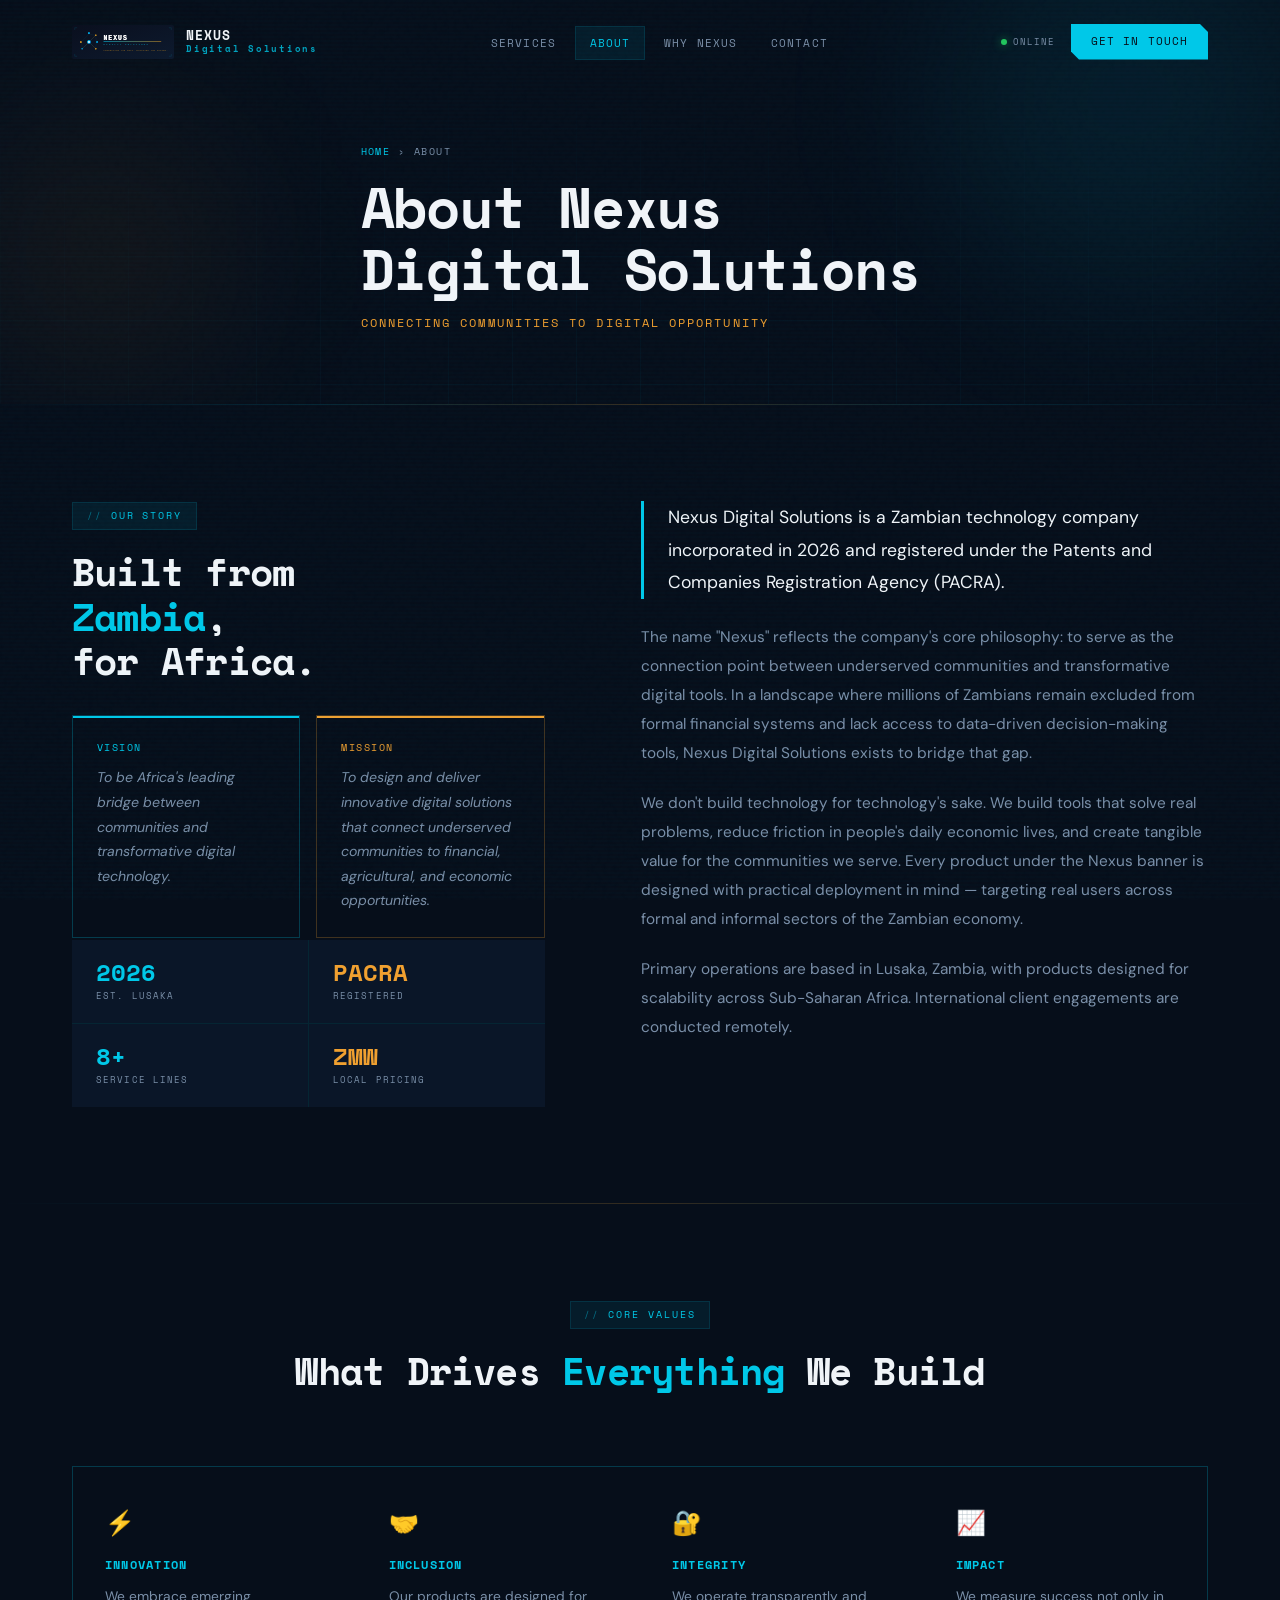
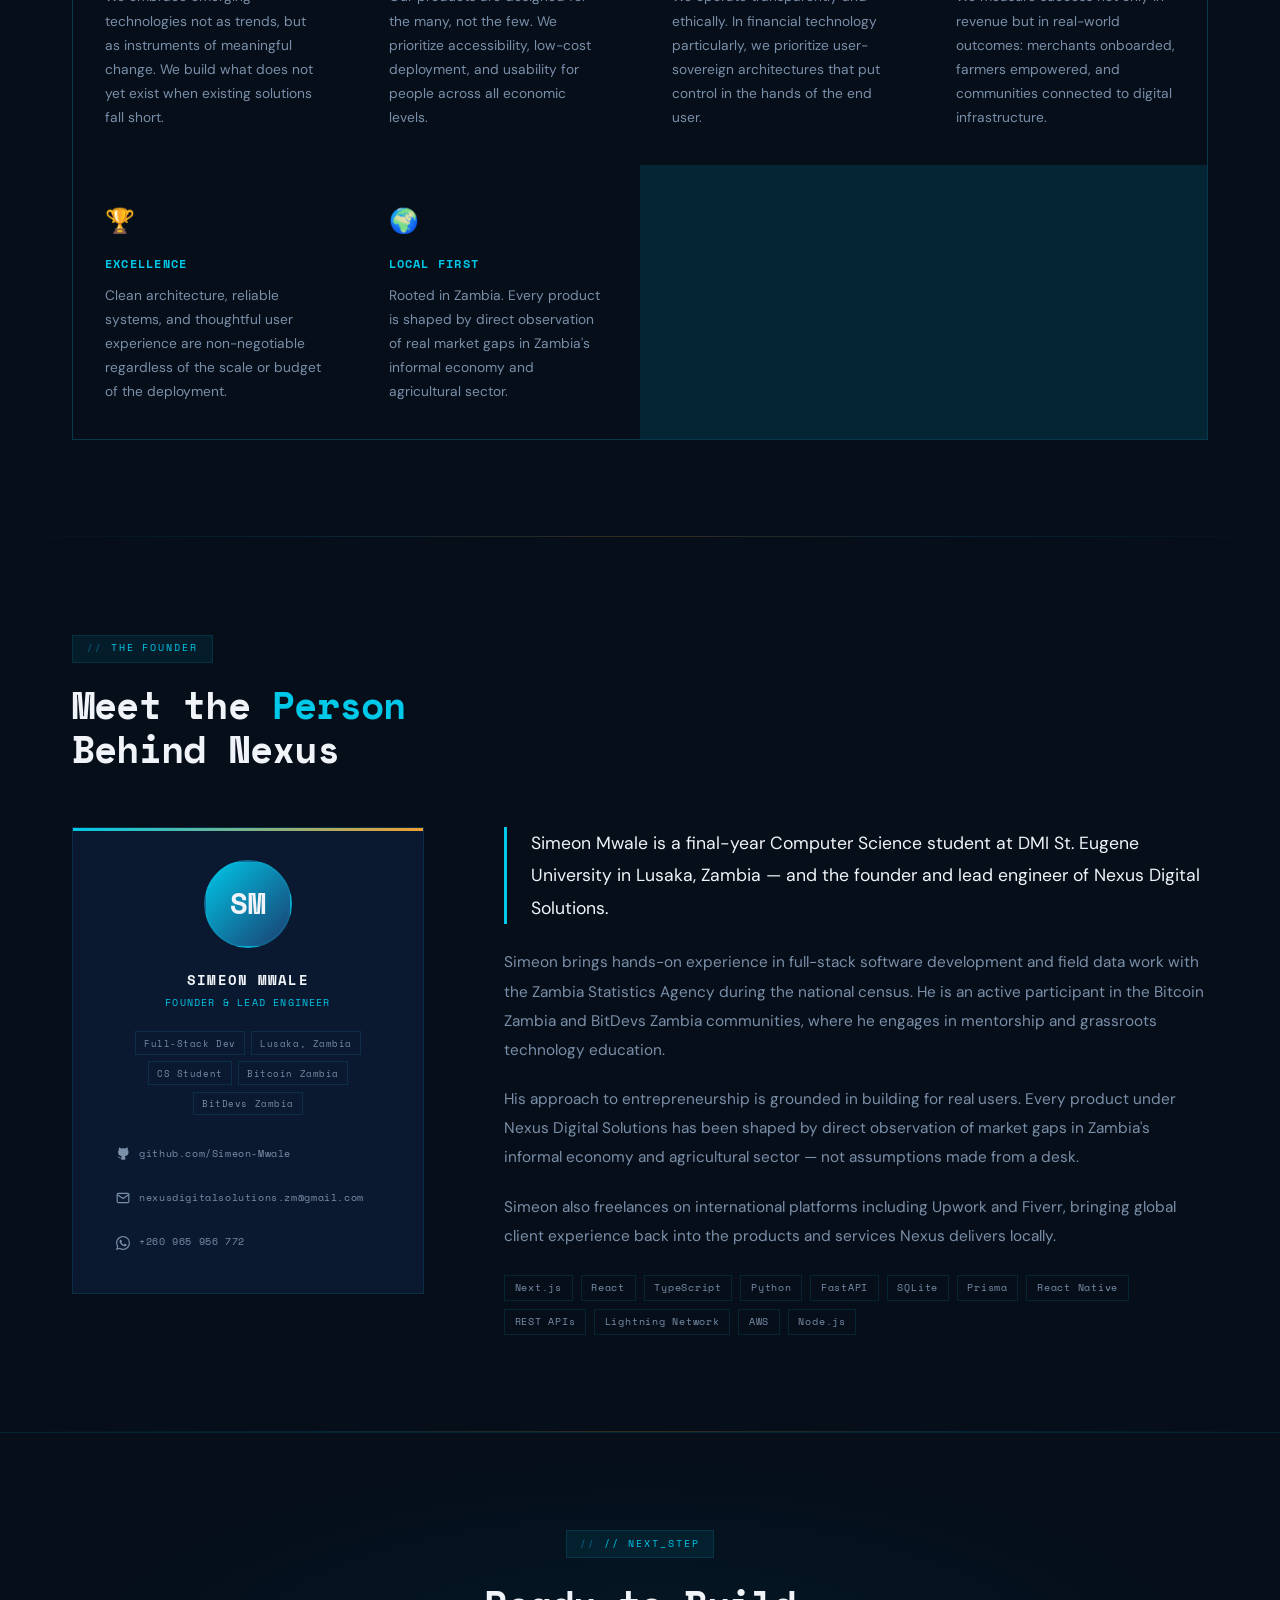
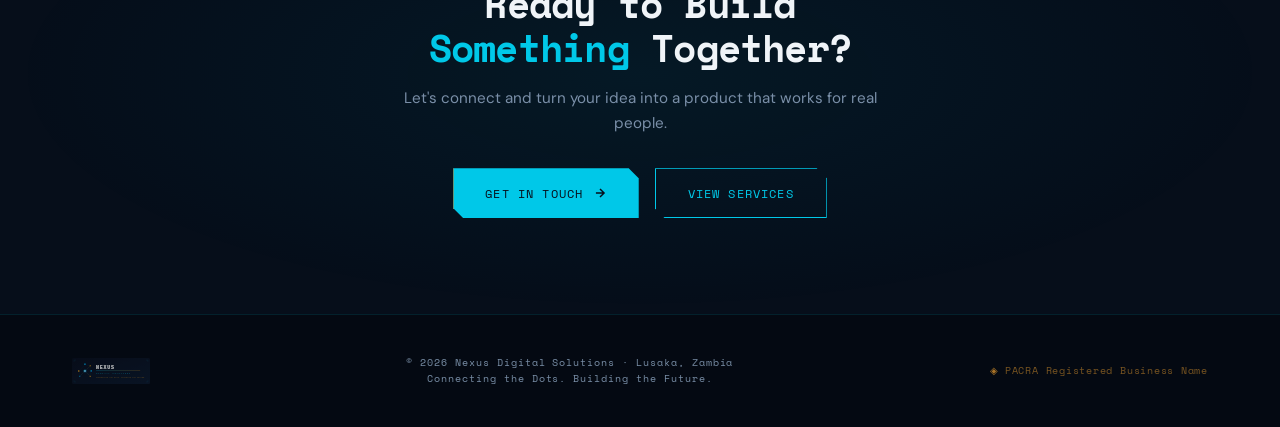
<file: about.html>
<!DOCTYPE html>
<html lang="en">
<head>
  <meta charset="UTF-8" />
  <meta name="viewport" content="width=device-width, initial-scale=1.0" />
  <title>About Us | Nexus Digital Solutions</title>
  <meta name="description" content="Learn about Nexus Digital Solutions — a PACRA-registered Zambian technology company founded by Simeon Mwale, building digital products for Africa." />
  <meta property="og:title" content="About Nexus Digital Solutions" />
  <meta property="og:description" content="Connecting communities to digital opportunity. PACRA registered. Lusaka, Zambia." />
  <meta property="og:image" content="images/nexus_icon_512.png" />
  <meta name="theme-color" content="#060E1A" />
  <link rel="icon" type="image/x-icon" href="favicon.ico" />
  <link rel="apple-touch-icon" href="images/nexus_icon_192.png" />

  <!-- Google Analytics -->
  <script async src="https://www.googletagmanager.com/gtag/js?id=G-C2NPXEDQBR"></script>
  <script>
    window.dataLayer = window.dataLayer || [];
    function gtag(){dataLayer.push(arguments);}
    gtag('js', new Date());
    gtag('config', 'G-C2NPXEDQBR');
  </script>

  <!-- Fonts -->
  <link rel="preconnect" href="https://fonts.googleapis.com" />
  <link rel="preconnect" href="https://fonts.gstatic.com" crossorigin />
  <link href="https://fonts.googleapis.com/css2?family=Space+Mono:ital,wght@0,400;0,700;1,400&family=DM+Sans:ital,opsz,wght@0,9..40,300;0,9..40,400;0,9..40,500;0,9..40,600;1,9..40,300&display=swap" rel="stylesheet" />
  <link rel="stylesheet" href="css/style.css" />
</head>
<body>

<!-- ═══════════════════════════════════════════
     NAVIGATION
═══════════════════════════════════════════ -->
<nav id="navbar">
  <div class="nav-inner">
    <a class="nav-logo" href="index.html">
      <img src="images/nexus_logo.svg" alt="Nexus Digital Solutions" />
      <div class="nav-logo-text">
        <span class="nav-logo-main">NEXUS</span>
        <span class="nav-logo-sub">Digital Solutions</span>
      </div>
    </a>

    <ul class="nav-links">
      <li><a href="index.html#services">Services</a></li>
      <li><a href="about.html" class="active">About</a></li>
      <li><a href="index.html#why">Why Nexus</a></li>
      <li><a href="index.html#contact">Contact</a></li>
    </ul>

    <div class="nav-right">
      <div class="nav-status">
        <div class="nav-status-dot"></div>
        <span>Online</span>
      </div>
      <a class="nav-cta" href="index.html#contact">Get in Touch</a>
      <div class="hamburger" id="hamburger" aria-label="Open menu" role="button" tabindex="0">
        <span></span><span></span><span></span>
      </div>
    </div>
  </div>
</nav>

<!-- Mobile Menu -->
<div class="mobile-nav" id="mobileNav" role="dialog" aria-modal="true" aria-label="Navigation menu">
  <button class="mobile-close" id="mobileClose" aria-label="Close menu">✕</button>
  <div class="mobile-nav-header">// NEXUS_NAV_MENU</div>
  <a href="index.html#services" class="mobile-link">Services</a>
  <a href="about.html" class="mobile-link">About</a>
  <a href="index.html#why" class="mobile-link">Why Nexus</a>
  <a href="index.html#contact" class="mobile-link">Contact</a>
</div>


<!-- ═══════════════════════════════════════════
     PAGE HERO
═══════════════════════════════════════════ -->
<section class="page-hero">
  <div class="page-hero-grid" aria-hidden="true"></div>
  <div class="page-hero-orb-1" aria-hidden="true"></div>
  <div class="page-hero-orb-2" aria-hidden="true"></div>
  <div class="container page-hero-inner">
    <nav class="breadcrumb" aria-label="Breadcrumb">
      <a href="index.html">Home</a>
      <span aria-hidden="true">›</span>
      <span aria-current="page">About</span>
    </nav>
    <h1 class="page-title">About <span class="accent">Nexus</span><br>Digital Solutions</h1>
    <p class="page-subtitle">Connecting Communities to Digital Opportunity</p>
  </div>
</section>

<div class="divider"></div>


<!-- ═══════════════════════════════════════════
     STORY
═══════════════════════════════════════════ -->
<section class="story-section">
  <div class="container">
    <div class="story-grid">

      <div class="fade-up">
        <div class="tag">Our Story</div>
        <h2 class="section-title">Built from<br><span class="accent">Zambia</span>,<br>for Africa.</h2>

        <div class="mv-grid">
          <div class="mv-card vision">
            <div class="mv-label">Vision</div>
            <p>To be Africa's leading bridge between communities and transformative digital technology.</p>
          </div>
          <div class="mv-card mission">
            <div class="mv-label">Mission</div>
            <p>To design and deliver innovative digital solutions that connect underserved communities to financial, agricultural, and economic opportunities.</p>
          </div>
        </div>

        <!-- About stats inline -->
        <div class="about-stats" style="margin-top:1.5px;display:grid;grid-template-columns:1fr 1fr;gap:1px;background:var(--border);">
          <div class="about-stat" style="background:var(--navy-mid);padding:1.25rem 1.5rem;">
            <div class="about-stat-val">2026</div>
            <div class="about-stat-label">Est. Lusaka</div>
          </div>
          <div class="about-stat" style="background:var(--navy-mid);padding:1.25rem 1.5rem;">
            <div class="about-stat-val gold">PACRA</div>
            <div class="about-stat-label">Registered</div>
          </div>
          <div class="about-stat" style="background:var(--navy-mid);padding:1.25rem 1.5rem;">
            <div class="about-stat-val">8+</div>
            <div class="about-stat-label">Service Lines</div>
          </div>
          <div class="about-stat" style="background:var(--navy-mid);padding:1.25rem 1.5rem;">
            <div class="about-stat-val gold">ZMW</div>
            <div class="about-stat-label">Local Pricing</div>
          </div>
        </div>
      </div>

      <div class="fade-up">
        <p class="story-lead">
          Nexus Digital Solutions is a Zambian technology company incorporated in 2026 and registered
          under the Patents and Companies Registration Agency (PACRA).
        </p>
        <p class="section-body">
          The name "Nexus" reflects the company's core philosophy: to serve as the connection point
          between underserved communities and transformative digital tools. In a landscape where millions
          of Zambians remain excluded from formal financial systems and lack access to data-driven
          decision-making tools, Nexus Digital Solutions exists to bridge that gap.
        </p>
        <p class="section-body">
          We don't build technology for technology's sake. We build tools that solve real problems,
          reduce friction in people's daily economic lives, and create tangible value for the communities
          we serve. Every product under the Nexus banner is designed with practical deployment in mind —
          targeting real users across formal and informal sectors of the Zambian economy.
        </p>
        <p class="section-body">
          Primary operations are based in Lusaka, Zambia, with products designed for scalability
          across Sub-Saharan Africa. International client engagements are conducted remotely.
        </p>
      </div>

    </div>
  </div>
</section>

<div class="divider"></div>


<!-- ═══════════════════════════════════════════
     VALUES
═══════════════════════════════════════════ -->
<section class="values-section">
  <div class="container">
    <div class="section-header fade-up">
      <div class="tag">Core Values</div>
      <h2 class="section-title">What Drives <span class="accent">Everything</span> We Build</h2>
    </div>
    <div class="values-grid stagger">
      <div class="value-card fade-up">
        <span class="value-icon" aria-hidden="true">⚡</span>
        <h3>Innovation</h3>
        <p>We embrace emerging technologies not as trends, but as instruments of meaningful change. We build what does not yet exist when existing solutions fall short.</p>
      </div>
      <div class="value-card fade-up">
        <span class="value-icon" aria-hidden="true">🤝</span>
        <h3>Inclusion</h3>
        <p>Our products are designed for the many, not the few. We prioritize accessibility, low-cost deployment, and usability for people across all economic levels.</p>
      </div>
      <div class="value-card fade-up">
        <span class="value-icon" aria-hidden="true">🔐</span>
        <h3>Integrity</h3>
        <p>We operate transparently and ethically. In financial technology particularly, we prioritize user-sovereign architectures that put control in the hands of the end user.</p>
      </div>
      <div class="value-card fade-up">
        <span class="value-icon" aria-hidden="true">📈</span>
        <h3>Impact</h3>
        <p>We measure success not only in revenue but in real-world outcomes: merchants onboarded, farmers empowered, and communities connected to digital infrastructure.</p>
      </div>
      <div class="value-card fade-up">
        <span class="value-icon" aria-hidden="true">🏆</span>
        <h3>Excellence</h3>
        <p>Clean architecture, reliable systems, and thoughtful user experience are non-negotiable regardless of the scale or budget of the deployment.</p>
      </div>
      <div class="value-card fade-up">
        <span class="value-icon" aria-hidden="true">🌍</span>
        <h3>Local First</h3>
        <p>Rooted in Zambia. Every product is shaped by direct observation of real market gaps in Zambia's informal economy and agricultural sector.</p>
      </div>
    </div>
  </div>
</section>

<div class="divider"></div>


<!-- ═══════════════════════════════════════════
     FOUNDER
═══════════════════════════════════════════ -->
<section class="founder-section">
  <div class="container">
    <div class="section-header fade-up" style="text-align:left;margin-bottom:3.5rem;">
      <div class="tag">The Founder</div>
      <h2 class="section-title">Meet the <span class="accent">Person</span><br>Behind Nexus</h2>
    </div>

    <div class="founder-grid">

      <div class="founder-card fade-up">
        <div class="founder-avatar" aria-label="Simeon Mwale initials">SM</div>
        <div class="founder-name">SIMEON MWALE</div>
        <div class="founder-role">Founder &amp; Lead Engineer</div>
        <div class="founder-tags">
          <span class="founder-tag">Full-Stack Dev</span>
          <span class="founder-tag">Lusaka, Zambia</span>
          <span class="founder-tag">CS Student</span>
          <span class="founder-tag">Bitcoin Zambia</span>
          <span class="founder-tag">BitDevs Zambia</span>
        </div>
        <div class="founder-links">
          <a href="https://github.com/Simeon-Mwale" target="_blank" rel="noopener noreferrer" class="founder-link">
            <svg width="14" height="14" viewBox="0 0 24 24" fill="currentColor" aria-hidden="true"><path d="M9 19c-5 1.5-5-2.5-7-3m14 6v-3.87a3.37 3.37 0 00-.94-2.61c3.14-.35 6.44-1.54 6.44-7A5.44 5.44 0 0020 4.77 5.07 5.07 0 0019.91 1S18.73.65 16 2.48a13.38 13.38 0 00-7 0C6.27.65 5.09 1 5.09 1A5.07 5.07 0 005 4.77a5.44 5.44 0 00-1.5 3.78c0 5.42 3.3 6.61 6.44 7A3.37 3.37 0 009 18.13V22"/></svg>
            github.com/Simeon-Mwale
          </a>
          <a href="mailto:nexusdigitalsolutions.zm@gmail.com" class="founder-link">
            <svg width="14" height="14" viewBox="0 0 24 24" fill="none" stroke="currentColor" stroke-width="2" aria-hidden="true"><path d="M4 4h16c1.1 0 2 .9 2 2v12c0 1.1-.9 2-2 2H4c-1.1 0-2-.9-2-2V6c0-1.1.9-2 2-2z"/><polyline points="22,6 12,13 2,6"/></svg>
            nexusdigitalsolutions.zm@gmail.com
          </a>
          <a href="https://wa.me/260965956772" target="_blank" rel="noopener noreferrer" class="founder-link">
            <svg width="14" height="14" viewBox="0 0 24 24" fill="currentColor" aria-hidden="true"><path d="M17.472 14.382c-.297-.149-1.758-.867-2.03-.967-.273-.099-.471-.148-.67.15-.197.297-.767.966-.94 1.164-.173.199-.347.223-.644.075-.297-.15-1.255-.463-2.39-1.475-.883-.788-1.48-1.761-1.653-2.059-.173-.297-.018-.458.13-.606.134-.133.298-.347.446-.52.149-.174.198-.298.298-.497.099-.198.05-.371-.025-.52-.075-.149-.669-1.612-.916-2.207-.242-.579-.487-.5-.669-.51-.173-.008-.371-.01-.57-.01-.198 0-.52.074-.792.372-.272.297-1.04 1.016-1.04 2.479 0 1.462 1.065 2.875 1.213 3.074.149.198 2.096 3.2 5.077 4.487.709.306 1.262.489 1.694.625.712.227 1.36.195 1.871.118.571-.085 1.758-.719 2.006-1.413.248-.694.248-1.289.173-1.413-.074-.124-.272-.198-.57-.347m-5.421 7.403h-.004a9.87 9.87 0 01-5.031-1.378l-.361-.214-3.741.982.998-3.648-.235-.374a9.86 9.86 0 01-1.51-5.26c.001-5.45 4.436-9.884 9.888-9.884 2.64 0 5.122 1.03 6.988 2.898a9.825 9.825 0 012.893 6.994c-.003 5.45-4.437 9.884-9.885 9.884m8.413-18.297A11.815 11.815 0 0012.05 0C5.495 0 .16 5.335.157 11.892c0 2.096.547 4.142 1.588 5.945L.057 24l6.305-1.654a11.882 11.882 0 005.683 1.448h.005c6.554 0 11.89-5.335 11.893-11.893a11.821 11.821 0 00-3.48-8.413z"/></svg>
            +260 965 956 772
          </a>
        </div>
      </div>

      <div class="fade-up">
        <p class="story-lead">
          Simeon Mwale is a final-year Computer Science student at DMI St. Eugene University
          in Lusaka, Zambia — and the founder and lead engineer of Nexus Digital Solutions.
        </p>
        <p class="section-body">
          Simeon brings hands-on experience in full-stack software development and field data work
          with the Zambia Statistics Agency during the national census. He is an active participant
          in the Bitcoin Zambia and BitDevs Zambia communities, where he engages in mentorship and
          grassroots technology education.
        </p>
        <p class="section-body">
          His approach to entrepreneurship is grounded in building for real users. Every product
          under Nexus Digital Solutions has been shaped by direct observation of market gaps in
          Zambia's informal economy and agricultural sector — not assumptions made from a desk.
        </p>
        <p class="section-body">
          Simeon also freelances on international platforms including Upwork and Fiverr, bringing
          global client experience back into the products and services Nexus delivers locally.
        </p>

        <div class="stack-grid" aria-label="Technology stack">
          <span class="stack-pill">Next.js</span>
          <span class="stack-pill">React</span>
          <span class="stack-pill">TypeScript</span>
          <span class="stack-pill">Python</span>
          <span class="stack-pill">FastAPI</span>
          <span class="stack-pill">SQLite</span>
          <span class="stack-pill">Prisma</span>
          <span class="stack-pill">React Native</span>
          <span class="stack-pill">REST APIs</span>
          <span class="stack-pill">Lightning Network</span>
          <span class="stack-pill">AWS</span>
          <span class="stack-pill">Node.js</span>
        </div>
      </div>

    </div>
  </div>
</section>

<div class="divider"></div>


<!-- ═══════════════════════════════════════════
     CTA BAND
═══════════════════════════════════════════ -->
<section class="cta-band">
  <div class="container" style="position:relative;z-index:1;">
    <div class="tag" style="margin-bottom:1.5rem;">// NEXT_STEP</div>
    <h2 class="section-title">Ready to Build<br><span class="accent">Something</span> Together?</h2>
    <p>Let's connect and turn your idea into a product that works for real people.</p>
    <div class="cta-actions">
      <a href="index.html#contact" class="btn-primary">
        <span>Get in Touch</span>
        <svg width="14" height="14" viewBox="0 0 24 24" fill="none" stroke="currentColor" stroke-width="2.5" aria-hidden="true"><path d="M5 12h14M12 5l7 7-7 7"/></svg>
      </a>
      <a href="index.html#services" class="btn-outline">
        <span>View Services</span>
      </a>
    </div>
  </div>
</section>


<!-- ═══════════════════════════════════════════
     FOOTER
═══════════════════════════════════════════ -->
<footer>
  <div class="container">
    <div class="footer-inner">
      <div class="footer-logo">
        <img src="images/nexus_logo.svg" alt="Nexus Digital Solutions" />
      </div>
      <div class="footer-copy">
        © 2026 Nexus Digital Solutions · Lusaka, Zambia<br>
        Connecting the Dots. Building the Future.
      </div>
      <div class="footer-pacra">PACRA Registered Business Name</div>
    </div>
  </div>
</footer>


<script>
(function() {
  'use strict';

  /* ── Navbar scroll ── */
  const navbar = document.getElementById('navbar');
  window.addEventListener('scroll', () => {
    navbar.classList.toggle('scrolled', window.scrollY > 40);
  }, { passive: true });

  /* ── Mobile nav ── */
  const hamburger = document.getElementById('hamburger');
  const mobileNav = document.getElementById('mobileNav');
  const mobileClose = document.getElementById('mobileClose');

  function openMenu() {
    mobileNav.classList.add('open');
    hamburger.classList.add('open');
    document.body.style.overflow = 'hidden';
  }
  function closeMenu() {
    mobileNav.classList.remove('open');
    hamburger.classList.remove('open');
    document.body.style.overflow = '';
  }

  hamburger.addEventListener('click', openMenu);
  hamburger.addEventListener('keydown', e => { if(e.key==='Enter'||e.key===' ') openMenu(); });
  mobileClose.addEventListener('click', closeMenu);
  document.querySelectorAll('.mobile-link').forEach(l => l.addEventListener('click', closeMenu));
  document.addEventListener('keydown', e => { if(e.key==='Escape') closeMenu(); });

  /* ── Scroll animations ── */
  const observer = new IntersectionObserver((entries) => {
    entries.forEach(e => {
      if (e.isIntersecting) {
        e.target.classList.add('visible');
        observer.unobserve(e.target);
      }
    });
  }, { threshold: 0.1, rootMargin: '0px 0px -40px 0px' });
  document.querySelectorAll('.fade-up').forEach(el => observer.observe(el));

})();
</script>

</body>
</html>
</file>
<file: css/style.css>
/* ============================================================
   NEXUS DIGITAL SOLUTIONS — Enterprise Stylesheet v2.0
   Brand: Navy #0A1628 | Deep #1A3C6E | Cyan #00C8E8 | Gold #F0A030
   Aesthetic: Cyber-Industrial · Terminal Energy · African Precision
   ============================================================ */

@import url('https://fonts.googleapis.com/css2?family=Space+Mono:ital,wght@0,400;0,700;1,400&family=DM+Sans:ital,opsz,wght@0,9..40,300;0,9..40,400;0,9..40,500;0,9..40,600;1,9..40,300&display=swap');

/* ── TOKENS ── */
:root {
  --navy:        #060E1A;
  --navy-mid:    #0A1628;
  --navy-light:  #0F2240;
  --deep:        #1A3C6E;
  --cyan:        #00C8E8;
  --cyan-bright: #40DCFF;
  --cyan-dim:    rgba(0,200,232,0.08);
  --cyan-glow:   rgba(0,200,232,0.25);
  --gold:        #F0A030;
  --gold-bright: #FFB84D;
  --gold-dim:    rgba(240,160,48,0.1);
  --white:       #F0F4F8;
  --muted:       #7A8FA8;
  --muted-light: #9DB0C8;
  --border:      rgba(0,200,232,0.12);
  --border-gold: rgba(240,160,48,0.2);
  --surface:     rgba(10,22,40,0.85);
  --glass:       rgba(15,34,64,0.6);

  --font-mono:  'Space Mono', 'Courier New', monospace;
  --font-body:  'DM Sans', 'Segoe UI', sans-serif;

  --max-w:      1200px;
  --radius-sm:  2px;
  --radius:     4px;
  --radius-lg:  8px;
  --ease:       cubic-bezier(0.4, 0, 0.2, 1);
  --trans:      0.3s var(--ease);
  --trans-slow: 0.6s var(--ease);
}

/* ── RESET ── */
*, *::before, *::after { box-sizing: border-box; margin: 0; padding: 0; }
html { scroll-behavior: smooth; font-size: 16px; -webkit-font-smoothing: antialiased; }
body {
  font-family: var(--font-body);
  background: var(--navy);
  color: var(--white);
  overflow-x: hidden;
  line-height: 1.65;
}
img { display: block; max-width: 100%; }
a { color: inherit; text-decoration: none; }

/* ── SCROLLBAR ── */
::-webkit-scrollbar { width: 3px; }
::-webkit-scrollbar-track { background: var(--navy); }
::-webkit-scrollbar-thumb { background: linear-gradient(var(--cyan), var(--gold)); border-radius: 2px; }
::selection { background: var(--cyan); color: var(--navy); }

/* ── NOISE + SCAN OVERLAY ── */
body::before {
  content: '';
  position: fixed; inset: 0;
  background-image: url("data:image/svg+xml,%3Csvg viewBox='0 0 200 200' xmlns='http://www.w3.org/2000/svg'%3E%3Cfilter id='n'%3E%3CfeTurbulence type='fractalNoise' baseFrequency='0.85' numOctaves='4' stitchTiles='stitch'/%3E%3C/filter%3E%3Crect width='100%25' height='100%25' filter='url(%23n)' opacity='0.025'/%3E%3C/svg%3E");
  pointer-events: none; z-index: 0; opacity: 0.5;
}
body::after {
  content: '';
  position: fixed; inset: 0;
  background: repeating-linear-gradient(0deg, transparent, transparent 2px, rgba(0,200,232,0.015) 2px, rgba(0,200,232,0.015) 4px);
  pointer-events: none; z-index: 0;
  animation: scanlines 8s linear infinite;
}
@keyframes scanlines { 0% { background-position: 0 0; } 100% { background-position: 0 100vh; } }

/* ── TYPOGRAPHY ── */
h1, h2, h3, h4 { font-family: var(--font-mono); letter-spacing: -0.01em; line-height: 1.15; }

/* ── UTILITY ── */
.container { max-width: var(--max-w); margin: 0 auto; padding: 0 2rem; }

.tag {
  display: inline-flex; align-items: center; gap: 0.5rem;
  font-family: var(--font-mono);
  font-size: 0.62rem; letter-spacing: 0.2em;
  color: var(--cyan); border: 1px solid var(--border);
  padding: 0.3rem 0.85rem;
  text-transform: uppercase; margin-bottom: 1.25rem;
  background: var(--cyan-dim);
  position: relative;
}
.tag::before { content: '//'; opacity: 0.5; font-size: 0.55rem; }

.section-title {
  font-size: clamp(1.7rem, 3vw, 2.6rem);
  letter-spacing: -0.02em; margin-bottom: 1.5rem;
  font-weight: 700;
}
.section-title .accent { color: var(--cyan); }
.section-title .accent-gold { color: var(--gold); }

.section-body {
  color: var(--muted); line-height: 1.9; font-size: 0.96rem;
  margin-bottom: 1.25rem;
}

.divider {
  width: 100%; height: 1px;
  background: linear-gradient(90deg, transparent, var(--border), var(--border-gold), var(--border), transparent);
}

/* ── CURSOR LINE DECORATION ── */
.cursor-blink::after {
  content: '_';
  color: var(--cyan);
  animation: blink 1.2s step-end infinite;
}
@keyframes blink { 0%,100%{opacity:1} 50%{opacity:0} }

/* ── BUTTONS ── */
.btn-primary {
  display: inline-flex; align-items: center; gap: 0.6rem;
  font-family: var(--font-mono);
  font-size: 0.72rem; letter-spacing: 0.1em;
  text-transform: uppercase;
  color: var(--navy); background: var(--cyan);
  padding: 0.9rem 2rem;
  position: relative; overflow: hidden;
  transition: var(--trans);
  clip-path: polygon(0 0, calc(100% - 10px) 0, 100% 10px, 100% 100%, 10px 100%, 0 calc(100% - 10px));
}
.btn-primary::before {
  content: '';
  position: absolute; inset: 0;
  background: var(--gold);
  transform: translateX(-100%);
  transition: transform var(--trans);
}
.btn-primary:hover::before { transform: translateX(0); }
.btn-primary span { position: relative; z-index: 1; }
.btn-primary svg { position: relative; z-index: 1; transition: transform var(--trans); }
.btn-primary:hover svg { transform: translateX(4px); }

.btn-outline {
  display: inline-flex; align-items: center; gap: 0.6rem;
  font-family: var(--font-mono);
  font-size: 0.72rem; letter-spacing: 0.1em;
  text-transform: uppercase;
  color: var(--cyan); border: 1px solid var(--cyan);
  padding: 0.9rem 2rem;
  transition: var(--trans);
  clip-path: polygon(0 0, calc(100% - 10px) 0, 100% 10px, 100% 100%, 10px 100%, 0 calc(100% - 10px));
  position: relative; overflow: hidden;
}
.btn-outline::before {
  content: '';
  position: absolute; inset: 0;
  background: var(--cyan-dim);
  transform: translateX(-100%);
  transition: transform var(--trans);
}
.btn-outline:hover::before { transform: translateX(0); }
.btn-outline span { position: relative; z-index: 1; }
.btn-outline:hover { color: var(--white); border-color: var(--cyan-bright); }


/* ═══════════════════════════════════════════════
   NAVIGATION
═══════════════════════════════════════════════ */
#navbar {
  position: fixed; top: 0; left: 0; right: 0; z-index: 1000;
  padding: 1.5rem 0;
  transition: var(--trans-slow);
}
#navbar.scrolled {
  background: rgba(6,14,26,0.96);
  border-bottom: 1px solid var(--border);
  padding: 1rem 0;
  backdrop-filter: blur(20px) saturate(1.5);
  -webkit-backdrop-filter: blur(20px) saturate(1.5);
}
.nav-inner {
  display: flex; align-items: center; justify-content: space-between;
  max-width: var(--max-w); margin: 0 auto; padding: 0 2rem;
}

.nav-logo {
  display: flex; align-items: center; gap: 0.75rem;
  font-family: var(--font-mono);
  font-size: 0.85rem; font-weight: 700;
  letter-spacing: 0.05em; color: var(--white);
}
.nav-logo img { height: 34px; }
.nav-logo-text { display: flex; flex-direction: column; line-height: 1; }
.nav-logo-main { color: var(--white); font-size: 0.8rem; letter-spacing: 0.08em; }
.nav-logo-sub { color: var(--cyan); font-size: 0.55rem; letter-spacing: 0.2em; opacity: 0.8; margin-top: 2px; }

.nav-links { display: flex; gap: 0.25rem; list-style: none; align-items: center; }
.nav-links a {
  font-family: var(--font-mono);
  font-size: 0.68rem; letter-spacing: 0.1em;
  text-transform: uppercase; color: var(--muted);
  padding: 0.5rem 0.875rem;
  transition: var(--trans); border: 1px solid transparent;
  position: relative;
}
.nav-links a:hover,
.nav-links a.active {
  color: var(--cyan);
  border-color: var(--border);
  background: var(--cyan-dim);
}

.nav-right { display: flex; align-items: center; gap: 1rem; }

.nav-status {
  display: flex; align-items: center; gap: 0.4rem;
  font-family: var(--font-mono);
  font-size: 0.58rem; letter-spacing: 0.1em;
  color: var(--muted); text-transform: uppercase;
}
.nav-status-dot {
  width: 6px; height: 6px; border-radius: 50%;
  background: #22c55e;
  box-shadow: 0 0 8px rgba(34,197,94,0.6);
  animation: statusPulse 2s ease-in-out infinite;
}
@keyframes statusPulse {
  0%,100%{opacity:1;transform:scale(1)} 50%{opacity:0.6;transform:scale(0.85)}
}

.nav-cta {
  font-family: var(--font-mono);
  font-size: 0.68rem; letter-spacing: 0.1em;
  text-transform: uppercase; color: var(--navy);
  background: var(--cyan); padding: 0.55rem 1.25rem;
  transition: var(--trans);
  clip-path: polygon(0 0, calc(100% - 8px) 0, 100% 8px, 100% 100%, 8px 100%, 0 calc(100% - 8px));
}
.nav-cta:hover { background: var(--gold); }

.hamburger { display: none; flex-direction: column; gap: 5px; cursor: pointer; padding: 4px; }
.hamburger span { display: block; width: 24px; height: 2px; background: var(--cyan); transition: var(--trans); }
.hamburger.open span:nth-child(1) { transform: rotate(45deg) translate(5px,5px); }
.hamburger.open span:nth-child(2) { opacity: 0; transform: scaleX(0); }
.hamburger.open span:nth-child(3) { transform: rotate(-45deg) translate(5px,-5px); }

.mobile-nav {
  display: none; position: fixed; inset: 0;
  background: rgba(6,14,26,0.98); z-index: 999;
  flex-direction: column; align-items: flex-start; justify-content: center;
  padding: 2rem;
  border-right: 1px solid var(--border);
  backdrop-filter: blur(20px);
}
.mobile-nav.open { display: flex; }
.mobile-nav-header {
  font-family: var(--font-mono);
  font-size: 0.58rem; letter-spacing: 0.2em;
  color: var(--cyan); text-transform: uppercase;
  margin-bottom: 2.5rem; opacity: 0.7;
}
.mobile-nav a {
  font-family: var(--font-mono);
  font-size: 1.4rem; font-weight: 700;
  letter-spacing: -0.01em; color: var(--white);
  margin-bottom: 1.25rem;
  transition: var(--trans);
  display: flex; align-items: center; gap: 1rem;
}
.mobile-nav a::before { content: '//'; color: var(--cyan); font-size: 0.9rem; opacity: 0.6; }
.mobile-nav a:hover { color: var(--cyan); }
.mobile-close {
  position: absolute; top: 1.5rem; right: 1.5rem;
  background: var(--cyan-dim); border: 1px solid var(--border);
  color: var(--muted); font-size: 1rem;
  width: 38px; height: 38px;
  display: flex; align-items: center; justify-content: center;
  cursor: pointer; transition: var(--trans);
  font-family: var(--font-mono);
}
.mobile-close:hover { color: var(--cyan); border-color: var(--cyan); }


/* ═══════════════════════════════════════════════
   HERO
═══════════════════════════════════════════════ */
#hero {
  min-height: 100vh;
  display: flex; align-items: center;
  position: relative; overflow: hidden;
  padding: 8rem 0 5rem;
}

/* animated grid */
.hero-grid-bg {
  position: absolute; inset: 0; z-index: 0;
  background-image:
    linear-gradient(rgba(0,200,232,0.035) 1px, transparent 1px),
    linear-gradient(90deg, rgba(0,200,232,0.035) 1px, transparent 1px);
  background-size: 64px 64px;
  animation: gridScroll 30s linear infinite;
  mask-image: radial-gradient(ellipse 90% 90% at 50% 50%, black 40%, transparent 100%);
}
@keyframes gridScroll { from{background-position:0 0} to{background-position:64px 64px} }

/* geometric accent lines */
.hero-line-h {
  position: absolute; left: 0; right: 0; height: 1px;
  background: linear-gradient(90deg, transparent, var(--cyan), transparent);
  opacity: 0.15;
}
.hero-line-h:nth-child(1) { top: 25%; }
.hero-line-h:nth-child(2) { top: 75%; }

.hero-line-v {
  position: absolute; top: 0; bottom: 0; width: 1px;
  background: linear-gradient(180deg, transparent, var(--gold), transparent);
  opacity: 0.1;
}
.hero-line-v:nth-child(1) { left: 30%; }

/* glowing orbs */
.hero-orb {
  position: absolute; border-radius: 50%;
  filter: blur(100px); pointer-events: none;
}
.orb-1 { width: 600px; height: 600px; background: rgba(0,200,232,0.07); top: -150px; right: -100px; }
.orb-2 { width: 400px; height: 400px; background: rgba(240,160,48,0.05); bottom: -50px; left: -80px; }
.orb-3 { width: 300px; height: 300px; background: rgba(26,60,110,0.4); top: 30%; left: 45%; }

/* code rain canvas */
#codeCanvas {
  position: absolute; inset: 0; z-index: 0;
  opacity: 0.04; pointer-events: none;
}

.hero-inner {
  position: relative; z-index: 1;
  display: grid; grid-template-columns: 1fr 1fr;
  gap: 4rem; align-items: center;
  max-width: var(--max-w); margin: 0 auto; padding: 0 2rem;
  width: 100%;
}

/* terminal badge */
.terminal-badge {
  display: inline-flex; align-items: center; gap: 0.75rem;
  font-family: var(--font-mono);
  font-size: 0.62rem; letter-spacing: 0.12em;
  color: var(--muted-light); text-transform: uppercase;
  background: rgba(0,200,232,0.05);
  border: 1px solid var(--border);
  padding: 0.5rem 1rem; margin-bottom: 1.75rem;
  animation: fadeUp 0.8s var(--ease) both;
}
.terminal-badge .badge-dot {
  width: 7px; height: 7px; border-radius: 50%;
  background: var(--gold);
  box-shadow: 0 0 10px var(--gold);
  animation: statusPulse 2s infinite;
}
.terminal-badge .badge-text { color: var(--gold); }

/* eyebrow */
.hero-eyebrow {
  font-family: var(--font-mono);
  font-size: 0.68rem; letter-spacing: 0.18em;
  color: var(--cyan); text-transform: uppercase;
  margin-bottom: 1rem; display: flex; align-items: center; gap: 0.75rem;
  animation: fadeUp 0.8s var(--ease) 0.1s both;
}
.hero-eyebrow::before { content: ''; width: 32px; height: 1px; background: var(--cyan); }

.hero-title {
  font-family: var(--font-mono);
  font-size: clamp(2.4rem, 4.5vw, 3.8rem);
  font-weight: 700; letter-spacing: -0.03em; line-height: 1.05;
  margin-bottom: 1.25rem;
  animation: fadeUp 0.8s var(--ease) 0.2s both;
}
.hero-title .word-cyan { color: var(--cyan); }
.hero-title .word-gold { color: var(--gold); }
.hero-title .word-outline {
  -webkit-text-stroke: 1px rgba(255,255,255,0.25);
  color: transparent;
}

.hero-rule {
  display: flex; align-items: center; gap: 0.75rem;
  margin: 1.5rem 0;
  animation: fadeUp 0.8s var(--ease) 0.3s both;
}
.hero-rule-line {
  flex: 1; height: 1px;
  background: linear-gradient(90deg, var(--cyan), var(--gold));
}
.hero-rule-icon {
  width: 28px; height: 28px;
  border: 1px solid var(--border);
  background: var(--cyan-dim);
  display: flex; align-items: center; justify-content: center;
  font-size: 0.7rem; color: var(--cyan);
  font-family: var(--font-mono);
}

.hero-desc {
  color: var(--muted); font-size: 0.97rem;
  line-height: 1.85; max-width: 500px;
  margin-bottom: 2.5rem;
  animation: fadeUp 0.8s var(--ease) 0.4s both;
}

.hero-actions {
  display: flex; gap: 1rem; flex-wrap: wrap;
  animation: fadeUp 0.8s var(--ease) 0.5s both;
}

/* tech stack pills */
.hero-stack {
  display: flex; flex-wrap: wrap; gap: 0.4rem;
  margin-top: 2.5rem;
  animation: fadeUp 0.8s var(--ease) 0.6s both;
}
.stack-pill {
  font-family: var(--font-mono);
  font-size: 0.6rem; letter-spacing: 0.08em;
  color: var(--muted); border: 1px solid var(--border);
  padding: 0.25rem 0.6rem;
  transition: var(--trans);
}
.stack-pill:hover {
  color: var(--cyan); border-color: var(--cyan);
  background: var(--cyan-dim);
}

/* hero visual */
.hero-visual {
  display: flex; align-items: center; justify-content: center;
  position: relative;
  animation: fadeUp 0.8s var(--ease) 0.3s both;
}

.hero-visual-inner {
  position: relative; width: 360px; height: 360px;
}

/* animated ring */
.hero-ring {
  position: absolute; inset: 0;
  border-radius: 50%;
  border: 1px solid var(--border);
}
.hero-ring:nth-child(1) { animation: ringRotate 20s linear infinite; }
.hero-ring:nth-child(2) {
  inset: 30px;
  border-color: var(--border-gold);
  animation: ringRotate 14s linear infinite reverse;
}
.hero-ring:nth-child(3) {
  inset: 60px;
  border-color: var(--border);
  animation: ringRotate 10s linear infinite;
}
@keyframes ringRotate { from{transform:rotate(0deg)} to{transform:rotate(360deg)} }

/* dots on rings */
.hero-ring::before {
  content: '';
  position: absolute; top: -3px; left: 50%;
  transform: translateX(-50%);
  width: 6px; height: 6px; border-radius: 50%;
  background: var(--cyan);
  box-shadow: 0 0 12px var(--cyan);
}
.hero-ring:nth-child(2)::before { background: var(--gold); box-shadow: 0 0 12px var(--gold); }
.hero-ring:nth-child(3)::before { background: var(--cyan-bright); box-shadow: 0 0 8px var(--cyan-bright); }

/* center logo */
.hero-logo-center {
  position: absolute; inset: 90px;
  display: flex; align-items: center; justify-content: center;
  background: var(--glass);
  border: 1px solid var(--border);
  border-radius: 50%;
  backdrop-filter: blur(10px);
  animation: float 7s ease-in-out infinite;
}
.hero-logo-center img { width: 80px; filter: drop-shadow(0 0 20px var(--cyan-glow)); }
@keyframes float { 0%,100%{transform:translateY(0)} 50%{transform:translateY(-14px)} }

/* corner brackets */
.hero-bracket {
  position: absolute;
  width: 20px; height: 20px;
}
.hero-bracket.tl { top: -2px; left: -2px; border-top: 2px solid var(--cyan); border-left: 2px solid var(--cyan); }
.hero-bracket.tr { top: -2px; right: -2px; border-top: 2px solid var(--gold); border-right: 2px solid var(--gold); }
.hero-bracket.bl { bottom: -2px; left: -2px; border-bottom: 2px solid var(--gold); border-left: 2px solid var(--gold); }
.hero-bracket.br { bottom: -2px; right: -2px; border-bottom: 2px solid var(--cyan); border-right: 2px solid var(--cyan); }

/* metric cards floating */
.hero-metric {
  position: absolute;
  background: rgba(6,14,26,0.9);
  border: 1px solid var(--border);
  padding: 0.75rem 1rem;
  backdrop-filter: blur(10px);
  animation: float 7s ease-in-out infinite;
}
.hero-metric:nth-child(2) { top: 20px; right: -60px; animation-delay: -2s; }
.hero-metric:nth-child(3) { bottom: 30px; left: -50px; animation-delay: -4s; }
.hero-metric-val {
  font-family: var(--font-mono);
  font-size: 1rem; font-weight: 700;
  color: var(--cyan); line-height: 1;
}
.hero-metric-label {
  font-family: var(--font-mono);
  font-size: 0.55rem; letter-spacing: 0.12em;
  color: var(--muted); text-transform: uppercase;
  margin-top: 0.2rem;
}

/* animations */
@keyframes fadeUp {
  from { opacity: 0; transform: translateY(24px); }
  to   { opacity: 1; transform: translateY(0); }
}

/* PACRA badge */
.pacra-strip {
  display: inline-flex; align-items: center; gap: 1rem;
  font-family: var(--font-mono);
  font-size: 0.58rem; letter-spacing: 0.15em;
  color: var(--muted); text-transform: uppercase;
  border-top: 1px solid var(--border);
  padding-top: 1.25rem; margin-top: 1.75rem;
  animation: fadeUp 0.8s var(--ease) 0.7s both;
}
.pacra-strip::before { content: '◈'; color: var(--gold); font-size: 0.7rem; }
.pacra-strip strong { color: var(--gold-bright); }


/* ═══════════════════════════════════════════════
   MARQUEE TICKER
═══════════════════════════════════════════════ */
.ticker-wrap {
  border-top: 1px solid var(--border);
  border-bottom: 1px solid var(--border);
  background: rgba(0,200,232,0.03);
  overflow: hidden; white-space: nowrap;
  padding: 0.75rem 0;
  position: relative; z-index: 1;
}
.ticker-inner {
  display: inline-flex; gap: 0;
  animation: tickerScroll 40s linear infinite;
}
.ticker-inner:hover { animation-play-state: paused; }
.ticker-item {
  font-family: var(--font-mono);
  font-size: 0.65rem; letter-spacing: 0.1em;
  color: var(--muted); text-transform: uppercase;
  padding: 0 2.5rem;
  display: inline-flex; align-items: center; gap: 0.75rem;
}
.ticker-item::before { content: '◆'; color: var(--cyan); font-size: 0.4rem; }
.ticker-item.gold::before { color: var(--gold); }
@keyframes tickerScroll { from{transform:translateX(0)} to{transform:translateX(-50%)} }


/* ═══════════════════════════════════════════════
   ABOUT
═══════════════════════════════════════════════ */
#about { padding: 7rem 0; position: relative; }

.about-grid {
  display: grid; grid-template-columns: 1fr 1fr;
  gap: 6rem; align-items: center;
}

/* visual panel */
.about-visual { position: relative; }
.about-visual-box {
  background: var(--glass);
  border: 1px solid var(--border);
  padding: 2.5rem;
  position: relative; overflow: hidden;
  backdrop-filter: blur(10px);
}
.about-visual-box::before {
  content: '';
  position: absolute; inset: 0;
  background: linear-gradient(135deg, var(--cyan-dim), transparent 60%);
  pointer-events: none;
}
.about-logo-display {
  display: flex; align-items: center; justify-content: center;
  height: 220px;
  position: relative;
}
.about-logo-display img {
  width: 140px; filter: drop-shadow(0 0 30px var(--cyan-glow));
  animation: float 7s ease-in-out infinite;
}
.about-corner { position: absolute; width: 16px; height: 16px; }
.about-corner.tl { top: 0; left: 0; border-top: 2px solid var(--cyan); border-left: 2px solid var(--cyan); }
.about-corner.tr { top: 0; right: 0; border-top: 2px solid var(--gold); border-right: 2px solid var(--gold); }
.about-corner.bl { bottom: 0; left: 0; border-bottom: 2px solid var(--gold); border-left: 2px solid var(--gold); }
.about-corner.br { bottom: 0; right: 0; border-bottom: 2px solid var(--cyan); border-right: 2px solid var(--cyan); }

.about-stats {
  display: grid; grid-template-columns: 1fr 1fr;
  gap: 1px; background: var(--border);
  margin-top: 1px;
}
.about-stat {
  background: var(--navy-mid);
  padding: 1.25rem 1.5rem;
  transition: var(--trans);
}
.about-stat:hover { background: var(--glass); }
.about-stat-val {
  font-family: var(--font-mono);
  font-size: 1.5rem; font-weight: 700;
  color: var(--cyan); line-height: 1; margin-bottom: 0.25rem;
}
.about-stat-val.gold { color: var(--gold); }
.about-stat-label {
  font-family: var(--font-mono);
  font-size: 0.58rem; letter-spacing: 0.12em;
  color: var(--muted); text-transform: uppercase;
}

.values-list { list-style: none; margin-top: 1.75rem; display: flex; flex-direction: column; gap: 0.65rem; }
.values-list li {
  display: flex; align-items: flex-start; gap: 0.85rem;
  color: var(--muted); font-size: 0.92rem;
  padding: 0.75rem 1rem;
  border: 1px solid transparent;
  transition: var(--trans);
}
.values-list li:hover { border-color: var(--border); background: var(--cyan-dim); color: var(--white); }
.values-list li .val-icon { color: var(--cyan); flex-shrink: 0; font-family: var(--font-mono); font-size: 0.75rem; margin-top: 2px; }
.values-list li strong { color: var(--white); font-weight: 500; }


/* ═══════════════════════════════════════════════
   SERVICES
═══════════════════════════════════════════════ */
#services {
  padding: 7rem 0;
  background: linear-gradient(180deg, transparent 0%, rgba(26,60,110,0.08) 50%, transparent 100%);
  position: relative;
}
#services::before {
  content: '';
  position: absolute; top: 0; left: 0; right: 0;
  height: 1px;
  background: linear-gradient(90deg, transparent, var(--border), transparent);
}

.section-header { text-align: center; margin-bottom: 4.5rem; }
.section-header p { color: var(--muted); max-width: 520px; margin: 0 auto; font-size: 0.95rem; line-height: 1.8; }

.services-grid {
  display: grid;
  grid-template-columns: repeat(4, 1fr);
  gap: 0;
  background: var(--border);
  border: 1px solid var(--border);
}

.service-card {
  background: var(--navy);
  padding: 2.25rem 1.75rem;
  position: relative; overflow: hidden;
  transition: var(--trans);
  cursor: default;
}
.service-card::before {
  content: '';
  position: absolute; top: 0; left: 0; right: 0; height: 2px;
  background: linear-gradient(90deg, var(--cyan), var(--gold));
  transform: scaleX(0); transform-origin: left;
  transition: transform var(--trans);
}
.service-card::after {
  content: '';
  position: absolute; inset: 0;
  background: linear-gradient(135deg, var(--cyan-dim), transparent 60%);
  opacity: 0; transition: opacity var(--trans);
}
.service-card:hover { background: rgba(15,34,64,0.8); }
.service-card:hover::before { transform: scaleX(1); }
.service-card:hover::after { opacity: 1; }

.service-icon-wrap {
  width: 46px; height: 46px;
  background: var(--cyan-dim);
  border: 1px solid var(--border);
  display: flex; align-items: center; justify-content: center;
  font-size: 1.3rem; margin-bottom: 1.5rem;
  position: relative; z-index: 1;
  transition: var(--trans);
}
.service-card:hover .service-icon-wrap {
  border-color: var(--cyan);
  box-shadow: 0 0 20px var(--cyan-glow);
}

.service-num {
  position: absolute; top: 1.5rem; right: 1.5rem;
  font-family: var(--font-mono);
  font-size: 0.6rem; letter-spacing: 0.15em;
  color: rgba(0,200,232,0.2); z-index: 1;
}

.service-card h3 {
  font-family: var(--font-mono);
  font-size: 0.82rem; letter-spacing: 0.05em; font-weight: 700;
  margin-bottom: 0.75rem; color: var(--white);
  position: relative; z-index: 1;
  transition: var(--trans);
}
.service-card:hover h3 { color: var(--cyan); }

.service-card p {
  color: var(--muted); font-size: 0.85rem; line-height: 1.75;
  position: relative; z-index: 1;
}

/* service card featured */
.service-card.featured {
  background: rgba(0,200,232,0.04);
  border-left: 1px solid var(--cyan);
}


/* ═══════════════════════════════════════════════
   WHY NEXUS
═══════════════════════════════════════════════ */
#why { padding: 7rem 0; }

.why-inner {
  display: grid; grid-template-columns: 1fr 1fr;
  gap: 6rem; align-items: center;
}

.why-content .section-body { max-width: 480px; }

.why-feature-list {
  list-style: none; margin: 2rem 0;
  display: flex; flex-direction: column; gap: 0;
  border: 1px solid var(--border);
}
.why-feature {
  display: flex; align-items: flex-start; gap: 1rem;
  padding: 1.25rem 1.5rem;
  border-bottom: 1px solid var(--border);
  transition: var(--trans);
  position: relative; overflow: hidden;
}
.why-feature:last-child { border-bottom: none; }
.why-feature::before {
  content: '';
  position: absolute; left: 0; top: 0; bottom: 0; width: 2px;
  background: var(--cyan);
  transform: scaleY(0);
  transition: transform var(--trans);
}
.why-feature:hover { background: var(--cyan-dim); }
.why-feature:hover::before { transform: scaleY(1); }
.why-feature-icon {
  width: 36px; height: 36px; flex-shrink: 0;
  background: var(--cyan-dim); border: 1px solid var(--border);
  display: flex; align-items: center; justify-content: center;
  font-size: 1rem; margin-top: 2px;
}
.why-feature h4 {
  font-family: var(--font-mono);
  font-size: 0.78rem; font-weight: 700;
  letter-spacing: 0.04em; color: var(--white);
  margin-bottom: 0.3rem;
}
.why-feature p { color: var(--muted); font-size: 0.84rem; line-height: 1.6; }

/* stats panel */
.stats-panel {
  background: var(--glass);
  border: 1px solid var(--border);
  backdrop-filter: blur(10px);
  position: relative; overflow: hidden;
}
.stats-panel::before {
  content: '';
  position: absolute; inset: 0;
  background: linear-gradient(135deg, var(--cyan-dim), transparent 60%);
}
.stats-panel-header {
  padding: 1.25rem 1.5rem;
  border-bottom: 1px solid var(--border);
  display: flex; align-items: center; gap: 0.75rem;
  position: relative;
}
.stats-panel-title {
  font-family: var(--font-mono);
  font-size: 0.62rem; letter-spacing: 0.15em;
  color: var(--cyan); text-transform: uppercase;
}
.stats-dots { display: flex; gap: 5px; margin-left: auto; }
.stats-dot { width: 8px; height: 8px; border-radius: 50%; }
.stats-dot:nth-child(1) { background: #ff5f57; }
.stats-dot:nth-child(2) { background: #febc2e; }
.stats-dot:nth-child(3) { background: #28c840; }

.stats-grid {
  display: grid; grid-template-columns: 1fr 1fr;
  gap: 0; background: var(--border);
  border-top: 1px solid var(--border);
  position: relative;
}
.stat-box {
  background: var(--navy-mid);
  padding: 2rem 1.75rem;
  border-bottom: 2px solid transparent;
  transition: var(--trans);
  position: relative;
}
.stat-box::after {
  content: '';
  position: absolute; inset: 0;
  background: linear-gradient(135deg, var(--cyan-dim), transparent);
  opacity: 0; transition: opacity var(--trans);
}
.stat-box:hover { border-color: var(--cyan); }
.stat-box:hover::after { opacity: 1; }
.stat-box:nth-child(2):hover { border-color: var(--gold); }
.stat-box:nth-child(2):hover::after { background: linear-gradient(135deg, var(--gold-dim), transparent); opacity: 1; }

.stat-num {
  font-family: var(--font-mono);
  font-size: 2rem; font-weight: 700;
  color: var(--cyan); line-height: 1;
  margin-bottom: 0.4rem;
  display: block; position: relative;
}
.stat-num.gold { color: var(--gold); }
.stat-label {
  font-family: var(--font-mono);
  font-size: 0.62rem; letter-spacing: 0.1em;
  color: var(--muted); text-transform: uppercase;
  position: relative;
}


/* ═══════════════════════════════════════════════
   CONTACT
═══════════════════════════════════════════════ */
#contact {
  padding: 7rem 0;
  border-top: 1px solid var(--border);
  position: relative;
}
#contact::before {
  content: '';
  position: absolute; inset: 0;
  background: radial-gradient(ellipse 60% 40% at 50% 0%, rgba(0,200,232,0.04), transparent);
  pointer-events: none;
}

.contact-grid { display: grid; grid-template-columns: 1fr 1fr; gap: 5rem; }

/* contact info */
.contact-detail {
  display: flex; align-items: center; gap: 1rem;
  margin-bottom: 0.75rem; padding: 1rem;
  border: 1px solid transparent;
  transition: var(--trans);
}
.contact-clickable {
  border-color: var(--border);
  cursor: pointer; text-decoration: none;
}
.contact-clickable:hover {
  background: var(--cyan-dim);
  border-color: var(--cyan);
  transform: translateX(4px);
}
.contact-icon {
  width: 44px; height: 44px; flex-shrink: 0;
  background: var(--cyan-dim); border: 1px solid var(--border);
  display: flex; align-items: center; justify-content: center;
  font-size: 1.1rem;
  transition: var(--trans);
}
.contact-clickable:hover .contact-icon {
  border-color: var(--cyan);
  box-shadow: 0 0 15px var(--cyan-glow);
}
.contact-info h4 {
  font-family: var(--font-mono);
  font-size: 0.58rem; letter-spacing: 0.15em;
  color: var(--muted); text-transform: uppercase; margin-bottom: 0.25rem;
}
.contact-info span, .contact-info a {
  color: var(--white); font-size: 0.92rem; text-decoration: none;
}
.contact-arrow {
  margin-left: auto; color: var(--muted); opacity: 0;
  flex-shrink: 0; transition: var(--trans);
}
.contact-clickable:hover .contact-arrow { opacity: 1; color: var(--cyan); }

/* social links */
.social-links { display: flex; flex-wrap: wrap; gap: 0.5rem; margin-top: 1.75rem; }
.social-link {
  display: inline-flex; align-items: center; gap: 0.5rem;
  padding: 0.55rem 1rem;
  background: transparent; border: 1px solid var(--border);
  text-decoration: none; color: var(--muted);
  font-family: var(--font-mono);
  font-size: 0.65rem; letter-spacing: 0.08em;
  text-transform: uppercase; transition: var(--trans);
}
.social-link:hover {
  background: var(--cyan-dim);
  border-color: var(--cyan); color: var(--cyan);
  transform: translateY(-2px);
}

/* contact form */
.contact-form-wrap {
  background: var(--glass);
  border: 1px solid var(--border);
  padding: 2.5rem;
  backdrop-filter: blur(10px);
  position: relative; overflow: hidden;
}
.contact-form-wrap::before {
  content: '';
  position: absolute; top: 0; left: 0; right: 0; height: 2px;
  background: linear-gradient(90deg, var(--cyan), var(--gold));
}
.form-header {
  font-family: var(--font-mono);
  font-size: 0.6rem; letter-spacing: 0.15em;
  color: var(--cyan); text-transform: uppercase;
  margin-bottom: 1.75rem;
  display: flex; align-items: center; gap: 0.5rem;
}
.form-header::before { content: '$'; color: var(--gold); }

.contact-form { display: flex; flex-direction: column; gap: 1rem; }
.form-row { display: grid; grid-template-columns: 1fr 1fr; gap: 1rem; }
.form-group { display: flex; flex-direction: column; gap: 0.4rem; }
.form-group label {
  font-family: var(--font-mono);
  font-size: 0.6rem; letter-spacing: 0.12em;
  text-transform: uppercase; color: var(--muted);
}
.form-group input,
.form-group textarea,
.form-group select {
  background: rgba(255,255,255,0.03);
  border: 1px solid var(--border);
  color: var(--white); padding: 0.8rem 1rem;
  font-family: var(--font-body); font-size: 0.92rem;
  outline: none; resize: none; appearance: none;
  transition: var(--trans);
}
.form-group input::placeholder,
.form-group textarea::placeholder { color: rgba(122,143,168,0.45); }
.form-group input:focus,
.form-group textarea:focus,
.form-group select:focus {
  border-color: var(--cyan);
  background: var(--cyan-dim);
  box-shadow: 0 0 0 3px rgba(0,200,232,0.08);
}
.form-group textarea { min-height: 110px; }
.form-group select option { background: var(--navy-mid); }

.btn-submit {
  font-family: var(--font-mono);
  font-size: 0.72rem; letter-spacing: 0.12em;
  text-transform: uppercase;
  color: var(--navy); background: var(--cyan);
  border: none; padding: 1rem 2rem;
  cursor: pointer; align-self: flex-start;
  transition: var(--trans);
  display: flex; align-items: center; gap: 0.6rem;
  clip-path: polygon(0 0, calc(100% - 8px) 0, 100% 8px, 100% 100%, 8px 100%, 0 calc(100% - 8px));
  position: relative; overflow: hidden;
}
.btn-submit::before {
  content: '';
  position: absolute; inset: 0;
  background: var(--gold);
  transform: translateX(-100%);
  transition: transform var(--trans);
}
.btn-submit:hover::before { transform: translateX(0); }
.btn-submit span, .btn-submit svg { position: relative; z-index: 1; }
.btn-submit:hover { transform: translateY(-2px); }
.btn-submit svg { transition: transform var(--trans); }
.btn-submit:hover svg { transform: translateX(4px); }

.form-note {
  font-family: var(--font-mono);
  font-size: 0.72rem; color: var(--muted);
  margin-top: 0.5rem; display: none;
  align-items: center; gap: 0.5rem;
}
.form-note.show { display: flex; color: var(--cyan); }


/* ═══════════════════════════════════════════════
   FOOTER
═══════════════════════════════════════════════ */
footer {
  padding: 2.5rem 0;
  border-top: 1px solid var(--border);
  background: rgba(0,0,0,0.3);
  position: relative;
}
.footer-inner {
  display: flex; align-items: center;
  justify-content: space-between; flex-wrap: wrap; gap: 1rem;
}
.footer-logo img { height: 26px; opacity: 0.65; }
.footer-copy {
  font-family: var(--font-mono);
  font-size: 0.6rem; letter-spacing: 0.1em;
  color: var(--muted); text-align: center;
}
.footer-pacra {
  font-family: var(--font-mono);
  font-size: 0.6rem; letter-spacing: 0.08em;
  color: rgba(240,160,48,0.5);
  display: flex; align-items: center; gap: 0.4rem;
}
.footer-pacra::before { content: '◈'; color: var(--gold); font-size: 0.6rem; opacity: 0.7; }


/* ═══════════════════════════════════════════════
   WHATSAPP FLOAT
═══════════════════════════════════════════════ */
.wa-float {
  position: fixed; bottom: 1.75rem; right: 1.75rem;
  width: 52px; height: 52px;
  background: #25D366; border-radius: 50%;
  display: flex; align-items: center; justify-content: center;
  box-shadow: 0 4px 20px rgba(37,211,102,0.4);
  z-index: 999; transition: var(--trans);
  animation: waPop 0.5s var(--ease) 1.5s both;
}
.wa-float:hover { transform: scale(1.1); box-shadow: 0 6px 28px rgba(37,211,102,0.6); }
@keyframes waPop { from{opacity:0;transform:scale(0)} to{opacity:1;transform:scale(1)} }


/* ═══════════════════════════════════════════════
   SCROLL ANIMATIONS
═══════════════════════════════════════════════ */
.fade-up {
  opacity: 0; transform: translateY(32px);
  transition: opacity 0.7s var(--ease), transform 0.7s var(--ease);
}
.fade-up.visible { opacity: 1; transform: translateY(0); }
.fade-up:nth-child(2) { transition-delay: 0.1s; }
.fade-up:nth-child(3) { transition-delay: 0.2s; }
.fade-up:nth-child(4) { transition-delay: 0.3s; }
.stagger .fade-up:nth-child(1) { transition-delay: 0s; }
.stagger .fade-up:nth-child(2) { transition-delay: 0.08s; }
.stagger .fade-up:nth-child(3) { transition-delay: 0.16s; }
.stagger .fade-up:nth-child(4) { transition-delay: 0.24s; }
.stagger .fade-up:nth-child(5) { transition-delay: 0.32s; }
.stagger .fade-up:nth-child(6) { transition-delay: 0.4s; }
.stagger .fade-up:nth-child(7) { transition-delay: 0.48s; }
.stagger .fade-up:nth-child(8) { transition-delay: 0.56s; }


/* ═══════════════════════════════════════════════
   ABOUT PAGE EXTRAS
═══════════════════════════════════════════════ */
.page-hero {
  min-height: 42vh; display: flex; align-items: flex-end;
  padding: 9rem 0 4.5rem; position: relative; overflow: hidden;
}
.page-hero-grid {
  position: absolute; inset: 0;
  background-image:
    linear-gradient(rgba(0,200,232,0.04) 1px, transparent 1px),
    linear-gradient(90deg, rgba(0,200,232,0.04) 1px, transparent 1px);
  background-size: 64px 64px;
  mask-image: radial-gradient(ellipse 100% 100% at 50% 100%, black, transparent);
}
.page-hero-orb-1 { position:absolute; border-radius:50%; filter:blur(80px); pointer-events:none; width:400px;height:400px;background:rgba(0,200,232,0.07);top:-100px;right:-50px; }
.page-hero-orb-2 { position:absolute; border-radius:50%; filter:blur(80px); pointer-events:none; width:300px;height:300px;background:rgba(240,160,48,0.05);bottom:0;left:-50px; }
.page-hero-inner { position: relative; z-index: 1; }
.breadcrumb {
  font-family: var(--font-mono);
  font-size: 0.62rem; letter-spacing: 0.15em;
  text-transform: uppercase; color: var(--muted);
  margin-bottom: 1rem;
  display: flex; align-items: center; gap: 0.5rem;
}
.breadcrumb a { color: var(--cyan); text-decoration: none; }
.breadcrumb a:hover { text-decoration: underline; }
.page-title {
  font-size: clamp(2.2rem,5vw,3.5rem);
  font-family: var(--font-mono);
  letter-spacing: -0.02em; line-height: 1.1;
}
.page-subtitle {
  font-family: var(--font-mono);
  font-size: 0.72rem; letter-spacing: 0.18em;
  color: var(--gold); text-transform: uppercase; margin-top: 0.85rem;
}

/* story section */
.story-section { padding: 6rem 0; }
.story-grid { display: grid; grid-template-columns: 1fr 1.2fr; gap: 6rem; align-items: start; }
.story-lead {
  font-size: 1.1rem; color: var(--white); line-height: 1.85;
  margin-bottom: 1.5rem;
  border-left: 3px solid var(--cyan); padding-left: 1.5rem;
}

/* mv cards */
.mv-grid { display: grid; grid-template-columns: 1fr 1fr; gap: 1rem; margin-top: 2rem; }
.mv-card {
  border: 1px solid var(--border); padding: 1.5rem;
  position: relative; overflow: hidden;
  transition: var(--trans);
}
.mv-card:hover { background: var(--glass); }
.mv-card.vision { border-color: rgba(0,200,232,0.25); }
.mv-card.mission { border-color: rgba(240,160,48,0.25); }
.mv-card::before {
  content: '';
  position: absolute; top: 0; left: 0; right: 0; height: 2px;
}
.mv-card.vision::before { background: var(--cyan); }
.mv-card.mission::before { background: var(--gold); }
.mv-label {
  font-family: var(--font-mono);
  font-size: 0.6rem; letter-spacing: 0.15em;
  text-transform: uppercase; margin-bottom: 0.6rem;
}
.mv-card.vision .mv-label { color: var(--cyan); }
.mv-card.mission .mv-label { color: var(--gold); }
.mv-card p { color: var(--muted); font-size: 0.88rem; line-height: 1.75; font-style: italic; }

/* values section */
.values-section { padding: 6rem 0; }
.values-grid {
  display: grid; grid-template-columns: repeat(auto-fit, minmax(260px, 1fr));
  gap: 0;
  background: var(--border); border: 1px solid var(--border);
  margin-top: 3.5rem;
}
.value-card {
  background: var(--navy); padding: 2.25rem 2rem;
  position: relative; overflow: hidden; transition: var(--trans);
}
.value-card:hover { background: rgba(15,34,64,0.8); }
.value-card::before {
  content: '';
  position: absolute; top: 0; left: 0; right: 0; height: 2px;
  background: linear-gradient(90deg, var(--cyan), var(--gold));
  transform: scaleX(0); transform-origin: left;
  transition: transform var(--trans);
}
.value-card:hover::before { transform: scaleX(1); }
.value-icon { font-size: 1.5rem; margin-bottom: 1rem; display: block; }
.value-card h3 {
  font-family: var(--font-mono);
  font-size: 0.78rem; letter-spacing: 0.1em;
  text-transform: uppercase; color: var(--cyan); margin-bottom: 0.75rem;
}
.value-card p { color: var(--muted); font-size: 0.86rem; line-height: 1.75; }

/* founder section */
.founder-section { padding: 6rem 0; }
.founder-grid { display: grid; grid-template-columns: 1fr 2fr; gap: 5rem; align-items: start; }
.founder-card {
  background: var(--glass);
  border: 1px solid var(--border); padding: 2rem;
  text-align: center; position: relative;
  backdrop-filter: blur(10px);
}
.founder-card::before {
  content: ''; position: absolute; top: 0; left: 0; right: 0; height: 3px;
  background: linear-gradient(90deg, var(--cyan), var(--gold));
}
.founder-avatar {
  width: 88px; height: 88px; border-radius: 50%;
  background: linear-gradient(135deg, var(--cyan), var(--deep));
  display: flex; align-items: center; justify-content: center;
  font-family: var(--font-mono); font-size: 1.8rem; color: var(--white);
  margin: 0 auto 1.25rem; border: 2px solid var(--border);
  font-weight: 700;
}
.founder-name {
  font-family: var(--font-mono); font-size: 0.88rem; letter-spacing: 0.08em;
  color: var(--white); margin-bottom: 0.25rem; font-weight: 700;
}
.founder-role {
  font-family: var(--font-mono); font-size: 0.62rem; letter-spacing: 0.12em;
  text-transform: uppercase; color: var(--cyan); margin-bottom: 1.25rem;
}
.founder-tags { display: flex; flex-wrap: wrap; gap: 0.4rem; justify-content: center; }
.founder-tag {
  font-family: var(--font-mono); font-size: 0.58rem; letter-spacing: 0.06em;
  border: 1px solid var(--border); color: var(--muted); padding: 0.2rem 0.5rem;
}
.founder-links { display: flex; flex-direction: column; gap: 0.4rem; margin-top: 1.25rem; }
.founder-link {
  display: flex; align-items: center; gap: 0.6rem;
  font-family: var(--font-mono); font-size: 0.63rem; letter-spacing: 0.06em;
  color: var(--muted); text-decoration: none;
  padding: 0.6rem; border: 1px solid transparent; transition: var(--trans);
}
.founder-link:hover { border-color: var(--border); color: var(--cyan); background: var(--cyan-dim); }

/* tech stack pills (about page) */
.stack-grid { display: flex; flex-wrap: wrap; gap: 0.5rem; margin-top: 1.5rem; }

/* cta band */
.cta-band {
  padding: 6rem 0; text-align: center;
  border-top: 1px solid var(--border); position: relative; overflow: hidden;
}
.cta-band::before {
  content: '';
  position: absolute; inset: 0;
  background: radial-gradient(ellipse at center, rgba(0,200,232,0.06) 0%, transparent 70%);
}
.cta-band h2 { font-size: clamp(1.6rem,3vw,2.4rem); margin-bottom: 1rem; letter-spacing: -0.02em; }
.cta-band p { color: var(--muted); margin-bottom: 2rem; font-size: 0.95rem; max-width: 480px; margin-left:auto; margin-right:auto; }
.cta-actions { display: flex; gap: 1rem; justify-content: center; flex-wrap: wrap; }


/* ═══════════════════════════════════════════════
   RESPONSIVE
═══════════════════════════════════════════════ */
@media (max-width: 900px) {
  .hero-inner,
  .about-grid,
  .why-inner,
  .contact-grid,
  .story-grid,
  .founder-grid { grid-template-columns: 1fr; gap: 3rem; }

  .hero-visual { order: -1; }
  .hero-visual-inner { width: 260px; height: 260px; }
  .hero-metric { display: none; }
  .about-visual { display: none; }
  .nav-links, .nav-cta, .nav-status { display: none; }
  .hamburger { display: flex; }
  .mv-grid { grid-template-columns: 1fr; }
  .services-grid { grid-template-columns: 1fr 1fr; }
  .stats-grid { grid-template-columns: 1fr 1fr; }
  .form-row { grid-template-columns: 1fr; }
  .contact-form-wrap { padding: 1.75rem; }
}

@media (max-width: 600px) {
  .services-grid { grid-template-columns: 1fr; }
  .hero-stack { display: none; }
  .btn-primary, .btn-outline { padding: 0.8rem 1.5rem; }
  .container { padding: 0 1.25rem; }
  .stats-grid { grid-template-columns: 1fr 1fr; }
  .values-grid { grid-template-columns: 1fr; }
}

@media (min-width: 601px) and (max-width: 900px) {
  .values-grid { grid-template-columns: 1fr 1fr; }
}
</file>
<file: css/consultation-form.css>
/* ═══════════════════════════════════════════
   CONSULTATION REQUEST — Two-step wizard
   Drop-in stylesheet. Uses the same custom
   properties already defined in css/style.css
   (--cyan, --gold, --navy, --navy-mid, --navy-light,
   --border, --muted, --white, --glass, --trans,
   --font-mono). No new variables introduced.
═══════════════════════════════════════════ */

.consult-section {
  padding: 6rem 0;
  border-top: 1px solid var(--border);
  position: relative;
  overflow: hidden;
}
.consult-section::before {
  content: '';
  position: absolute; inset: 0;
  background: radial-gradient(ellipse at 20% 0%, rgba(0,200,232,0.05), transparent 60%);
  pointer-events: none;
}

.consult-inner {
  position: relative; z-index: 1;
  max-width: 760px;
  margin: 0 auto;
}

.consult-panel {
  background: var(--glass);
  border: 1px solid var(--border);
  -webkit-backdrop-filter: blur(10px);
  backdrop-filter: blur(10px);
  position: relative;
  overflow: hidden;
}
.consult-panel::before {
  content: '';
  position: absolute; top: 0; left: 0; right: 0; height: 3px;
  background: linear-gradient(90deg, var(--cyan), var(--gold), var(--cyan));
  background-size: 200% 100%;
  animation: consultShimmer 4s linear infinite;
}
@keyframes consultShimmer { 0%{background-position:200% 0} 100%{background-position:-200% 0} }
@media (prefers-reduced-motion: reduce) {
  .consult-panel::before { animation: none; }
}

/* ── Header / progress ── */
.consult-header {
  padding: 2rem 2.5rem 1.5rem;
  border-bottom: 1px solid var(--border);
}
.consult-eyebrow {
  font-family: var(--font-mono);
  font-size: 0.58rem;
  letter-spacing: 0.2em;
  color: var(--cyan);
  text-transform: uppercase;
  margin-bottom: 0.5rem;
}
.consult-eyebrow::before { content: '// '; }

.consult-title {
  font-size: 1.4rem;
  font-weight: 600;
  color: var(--white);
  margin-bottom: 1.5rem;
  line-height: 1.3;
}

.consult-steps {
  display: flex;
  align-items: center;
  gap: 0.75rem;
}
.consult-step {
  display: flex;
  align-items: center;
  gap: 0.6rem;
  font-family: var(--font-mono);
  font-size: 0.62rem;
  letter-spacing: 0.08em;
  text-transform: uppercase;
  color: var(--muted);
  transition: var(--trans);
}
.consult-step-num {
  width: 22px; height: 22px;
  border: 1px solid var(--border);
  display: flex; align-items: center; justify-content: center;
  font-family: var(--font-mono);
  font-size: 0.65rem;
  color: var(--muted);
  flex-shrink: 0;
  transition: var(--trans);
}
.consult-step.is-active .consult-step-num {
  border-color: var(--cyan);
  color: var(--cyan);
  background: rgba(0,200,232,0.08);
}
.consult-step.is-active { color: var(--white); }
.consult-step.is-done .consult-step-num {
  border-color: var(--cyan);
  background: var(--cyan);
  color: var(--navy);
}
.consult-step.is-done { color: var(--cyan); }
.consult-step-track {
  flex: 1;
  height: 1px;
  background: var(--border);
  position: relative;
  overflow: hidden;
}
.consult-step-track::after {
  content: '';
  position: absolute; inset: 0;
  background: var(--cyan);
  transform: scaleX(0);
  transform-origin: left;
  transition: transform 0.4s ease;
}
.consult-step-track.is-filled::after { transform: scaleX(1); }

/* ── Body / step panels ── */
.consult-body {
  padding: 2rem 2.5rem 2.5rem;
  position: relative;
}
.consult-step-panel {
  display: none;
}
.consult-step-panel.is-active {
  display: block;
  animation: consultFadeIn 0.35s ease;
}
@keyframes consultFadeIn {
  from { opacity: 0; transform: translateY(8px); }
  to { opacity: 1; transform: translateY(0); }
}
@media (prefers-reduced-motion: reduce) {
  .consult-step-panel.is-active { animation: none; }
}

.consult-field-label {
  font-family: var(--font-mono);
  font-size: 0.68rem;
  letter-spacing: 0.06em;
  text-transform: uppercase;
  color: var(--white);
  display: block;
  margin-bottom: 0.35rem;
}
.consult-field-hint {
  font-size: 0.82rem;
  color: var(--muted);
  line-height: 1.6;
  margin-bottom: 1.25rem;
}
.consult-required { color: var(--gold); }

/* priority checkboxes */
.consult-priority-grid {
  display: grid;
  grid-template-columns: 1fr 1fr;
  gap: 0.6rem;
  margin-bottom: 1.75rem;
}
@media (max-width: 560px) {
  .consult-priority-grid { grid-template-columns: 1fr; }
}
.consult-priority {
  position: relative;
}
.consult-priority input {
  position: absolute;
  opacity: 0;
  width: 1px; height: 1px;
}
.consult-priority label {
  display: flex;
  align-items: flex-start;
  gap: 0.7rem;
  padding: 0.85rem 1rem;
  border: 1px solid var(--border);
  background: rgba(255,255,255,0.02);
  cursor: pointer;
  transition: var(--trans);
  font-size: 0.85rem;
  color: var(--muted);
  line-height: 1.45;
}
.consult-priority label:hover {
  border-color: rgba(0,200,232,0.3);
  color: var(--white);
}
.consult-priority-box {
  width: 16px; height: 16px;
  border: 1px solid var(--border);
  flex-shrink: 0;
  margin-top: 2px;
  position: relative;
  transition: var(--trans);
}
.consult-priority-box::after {
  content: '';
  position: absolute;
  left: 4px; top: 1px;
  width: 5px; height: 8px;
  border: solid var(--navy);
  border-width: 0 2px 2px 0;
  transform: rotate(45deg) scale(0);
  transition: transform 0.15s ease;
}
.consult-priority input:checked + label {
  border-color: var(--cyan);
  background: rgba(0,200,232,0.06);
  color: var(--white);
}
.consult-priority input:checked + label .consult-priority-box {
  background: var(--cyan);
  border-color: var(--cyan);
}
.consult-priority input:checked + label .consult-priority-box::after {
  transform: rotate(45deg) scale(1);
}
.consult-priority input:focus-visible + label {
  outline: 2px solid var(--cyan);
  outline-offset: 2px;
}

.consult-error {
  font-family: var(--font-mono);
  font-size: 0.7rem;
  color: #f87171;
  margin: -1.25rem 0 1.5rem;
  min-height: 1em;
}

/* text inputs — reuses the same visual language as the existing contact form */
.consult-input-group { margin-bottom: 1.25rem; }
.consult-input-row {
  display: grid;
  grid-template-columns: 1fr 1fr;
  gap: 1rem;
}
@media (max-width: 560px) {
  .consult-input-row { grid-template-columns: 1fr; }
}
.consult-input,
.consult-select {
  width: 100%;
  background: rgba(255,255,255,0.02);
  border: 1px solid var(--border);
  color: var(--white);
  font-family: inherit;
  font-size: 0.9rem;
  padding: 0.75rem 0.9rem;
  transition: var(--trans);
}
.consult-input::placeholder { color: var(--muted); opacity: 0.7; }
.consult-input:focus,
.consult-select:focus {
  outline: none;
  border-color: var(--cyan);
  background: rgba(0,200,232,0.04);
}
.consult-input.has-error,
.consult-select.has-error { border-color: #f87171; }

/* ── Footer / actions ── */
.consult-actions {
  display: flex;
  align-items: center;
  justify-content: space-between;
  gap: 1rem;
  margin-top: 1.75rem;
}
.consult-btn-back {
  font-family: var(--font-mono);
  font-size: 0.68rem;
  letter-spacing: 0.08em;
  text-transform: uppercase;
  color: var(--muted);
  background: none;
  border: none;
  cursor: pointer;
  display: inline-flex;
  align-items: center;
  gap: 0.4rem;
  padding: 0.5rem 0;
  transition: var(--trans);
}
.consult-btn-back:hover { color: var(--cyan); }
.consult-btn-back:disabled { opacity: 0; pointer-events: none; }

.consult-btn-next,
.consult-btn-submit {
  display: inline-flex;
  align-items: center;
  gap: 0.5rem;
  font-family: var(--font-mono);
  font-size: 0.68rem;
  letter-spacing: 0.08em;
  text-transform: uppercase;
  color: var(--navy);
  background: var(--cyan);
  border: none;
  padding: 0.8rem 1.5rem;
  cursor: pointer;
  clip-path: polygon(0 0, calc(100% - 8px) 0, 100% 8px, 100% 100%, 8px 100%, 0 calc(100% - 8px));
  transition: var(--trans);
  margin-left: auto;
}
.consult-btn-next:hover,
.consult-btn-submit:hover { background: var(--gold); }
.consult-btn-next:disabled,
.consult-btn-submit:disabled { opacity: 0.5; cursor: not-allowed; }
.consult-btn-next svg,
.consult-btn-submit svg { transition: transform var(--trans); }
.consult-btn-next:hover svg,
.consult-btn-submit:hover svg { transform: translateX(3px); }

/* ── Success state ── */
.consult-success {
  display: none;
  text-align: center;
  padding: 1rem 0 0.5rem;
}
.consult-success.is-active {
  display: block;
  animation: consultFadeIn 0.4s ease;
}
.consult-success-icon {
  width: 44px; height: 44px;
  margin: 0 auto 1.25rem;
  border: 1px solid var(--cyan);
  display: flex; align-items: center; justify-content: center;
  color: var(--cyan);
  border-radius: 50%;
}
.consult-success-title {
  font-size: 1.1rem;
  color: var(--white);
  margin-bottom: 0.5rem;
}
.consult-success-body {
  font-size: 0.88rem;
  color: var(--muted);
  line-height: 1.7;
  max-width: 420px;
  margin: 0 auto;
}

/* ── trust strip ── */
.consult-trust {
  display: flex;
  flex-wrap: wrap;
  gap: 0.5rem 1.5rem;
  padding: 1.25rem 2.5rem;
  border-top: 1px solid var(--border);
  background: rgba(255,255,255,0.015);
}
.consult-trust-item {
  display: flex;
  align-items: center;
  gap: 0.5rem;
  font-family: var(--font-mono);
  font-size: 0.6rem;
  letter-spacing: 0.06em;
  text-transform: uppercase;
  color: var(--muted);
}
.consult-trust-item svg { color: var(--cyan); flex-shrink: 0; }

@media (max-width: 600px) {
  .consult-header, .consult-body { padding-left: 1.5rem; padding-right: 1.5rem; }
  .consult-trust { padding: 1.25rem 1.5rem; }
  .consult-title { font-size: 1.15rem; }
}
</file>
